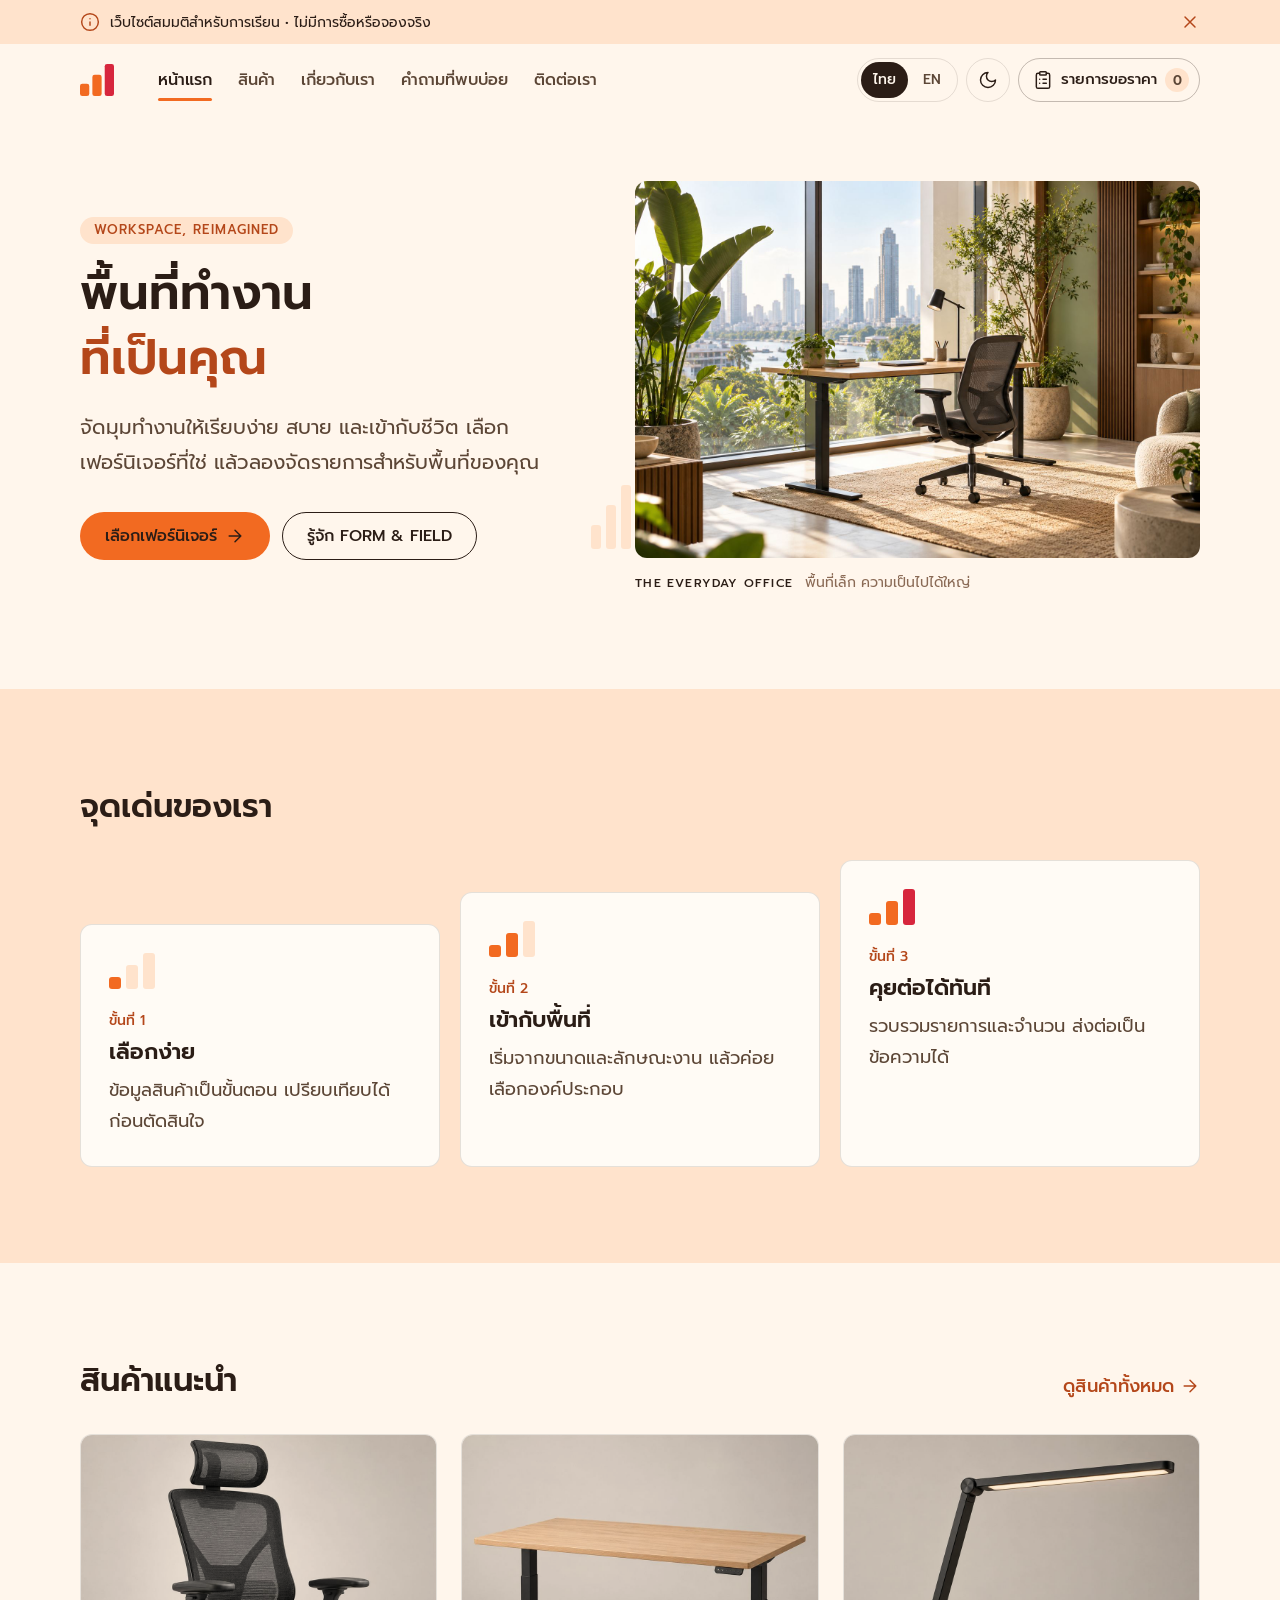
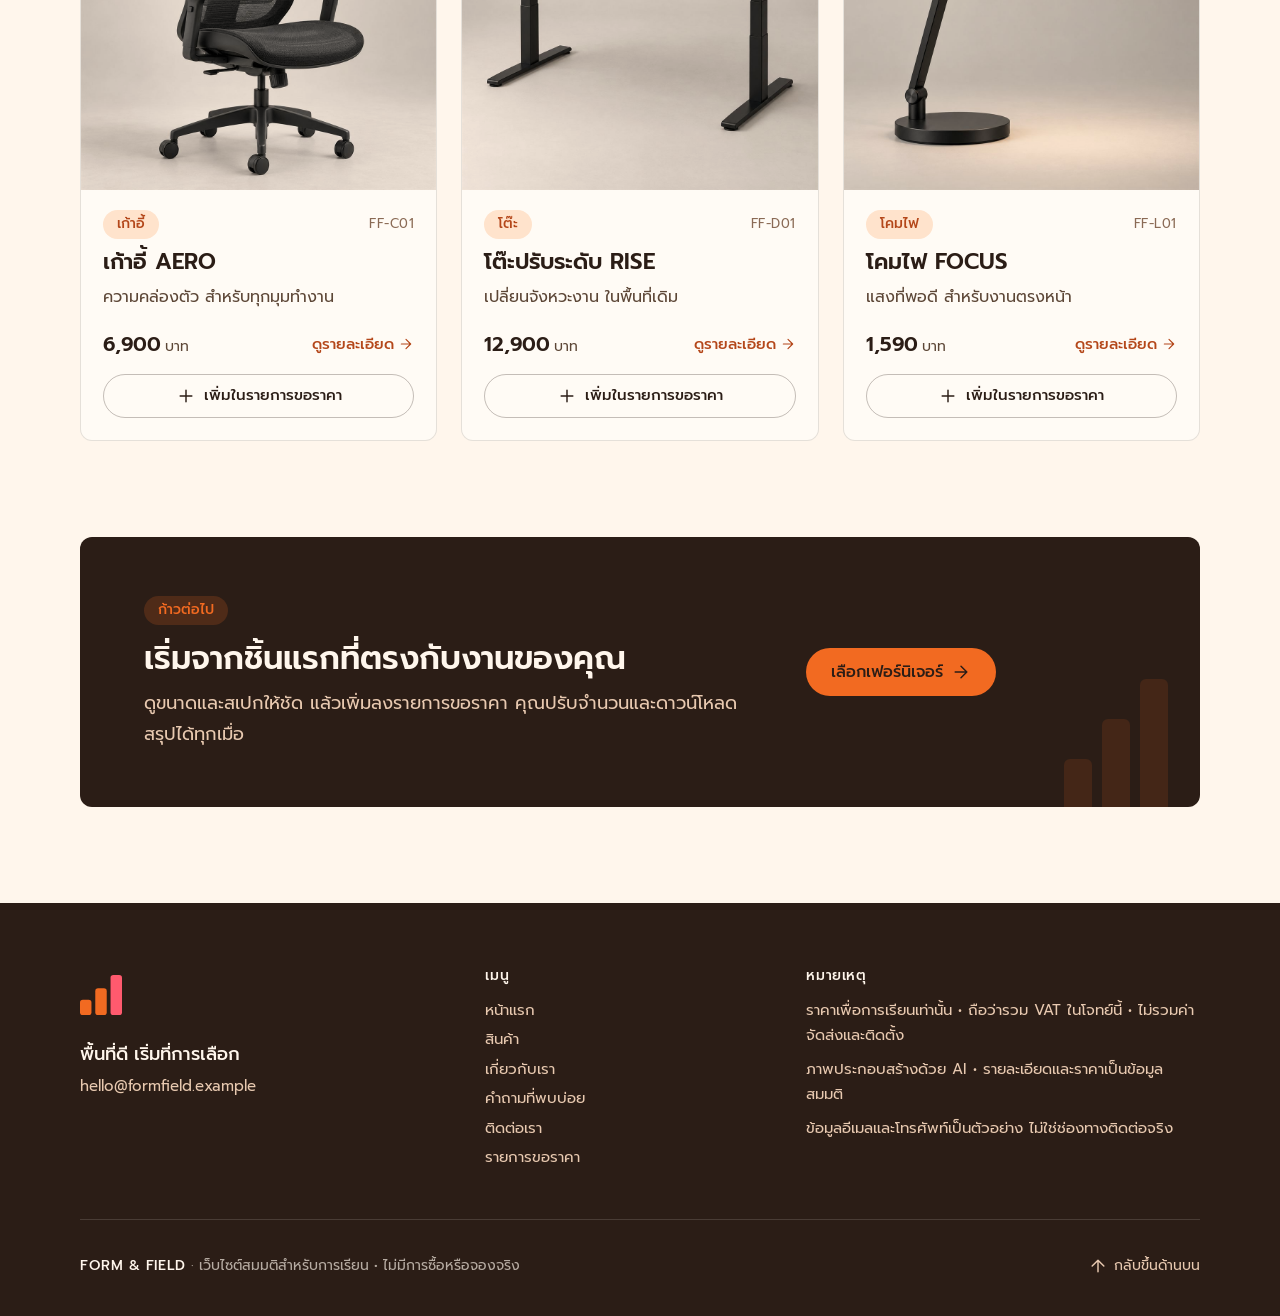
<file: index.html>
<!doctype html>
<html lang="th">
<head>
  <meta charset="utf-8">
  <meta name="viewport" content="width=device-width, initial-scale=1">
  <title>FORM &amp; FIELD</title>
  <!-- The site lives in website/; this page forwards visitors there (GitHub Pages root and local use) -->
  <meta http-equiv="refresh" content="0; url=website/index.html">
  <link rel="canonical" href="website/index.html">
  <link rel="icon" href="website/img/favicon.svg" type="image/svg+xml">
  <script>location.replace('website/index.html' + location.search + location.hash);</script>
  <style>
    body { margin: 0; min-height: 100vh; display: grid; place-items: center; background: #FFF6EC; color: #5C4636;
           font-family: 'Prompt', 'Leelawadee UI', 'Noto Sans Thai', sans-serif; font-size: 18px; line-height: 1.75; }
    a { color: #B4471A; }
  </style>
</head>
<body>
  <p>กำลังพาไปที่เว็บไซต์… ถ้าไม่ไปเอง <a href="website/index.html">คลิกที่นี่</a></p>
</body>
</html>
</file>
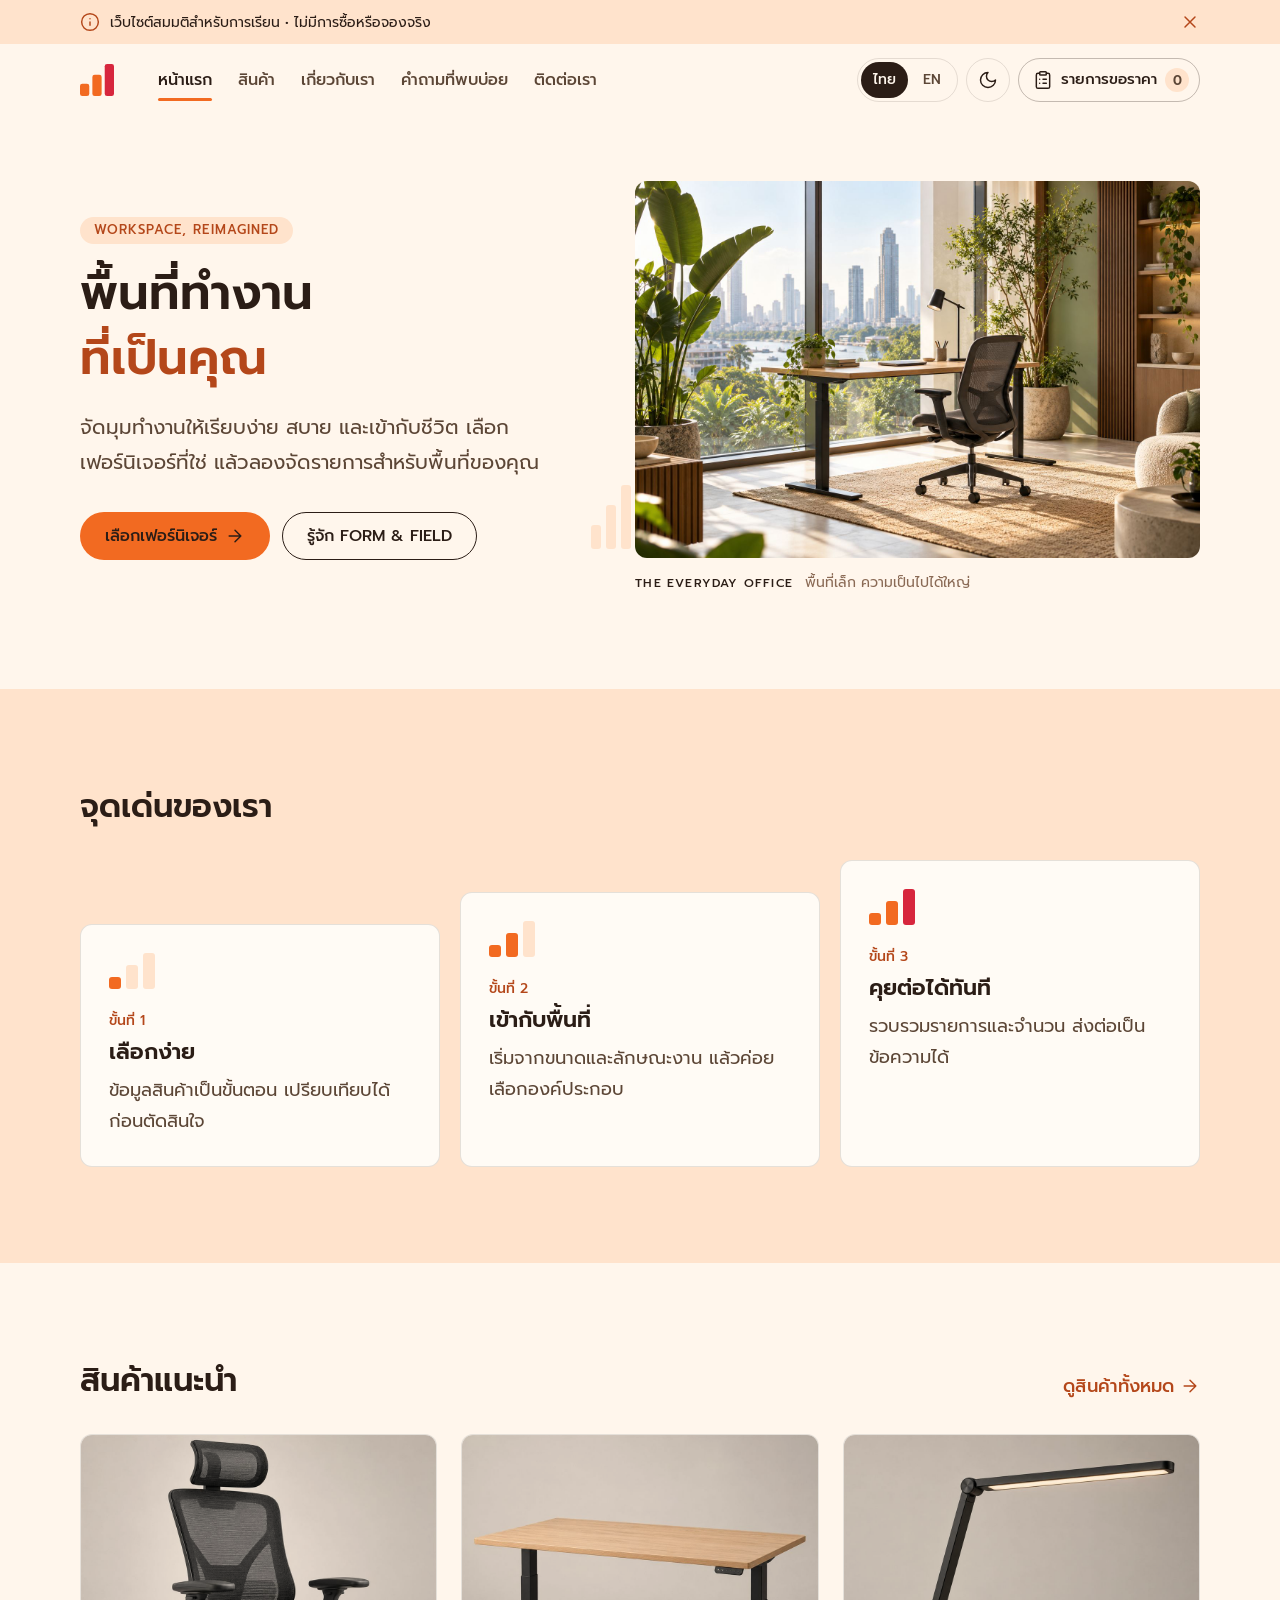
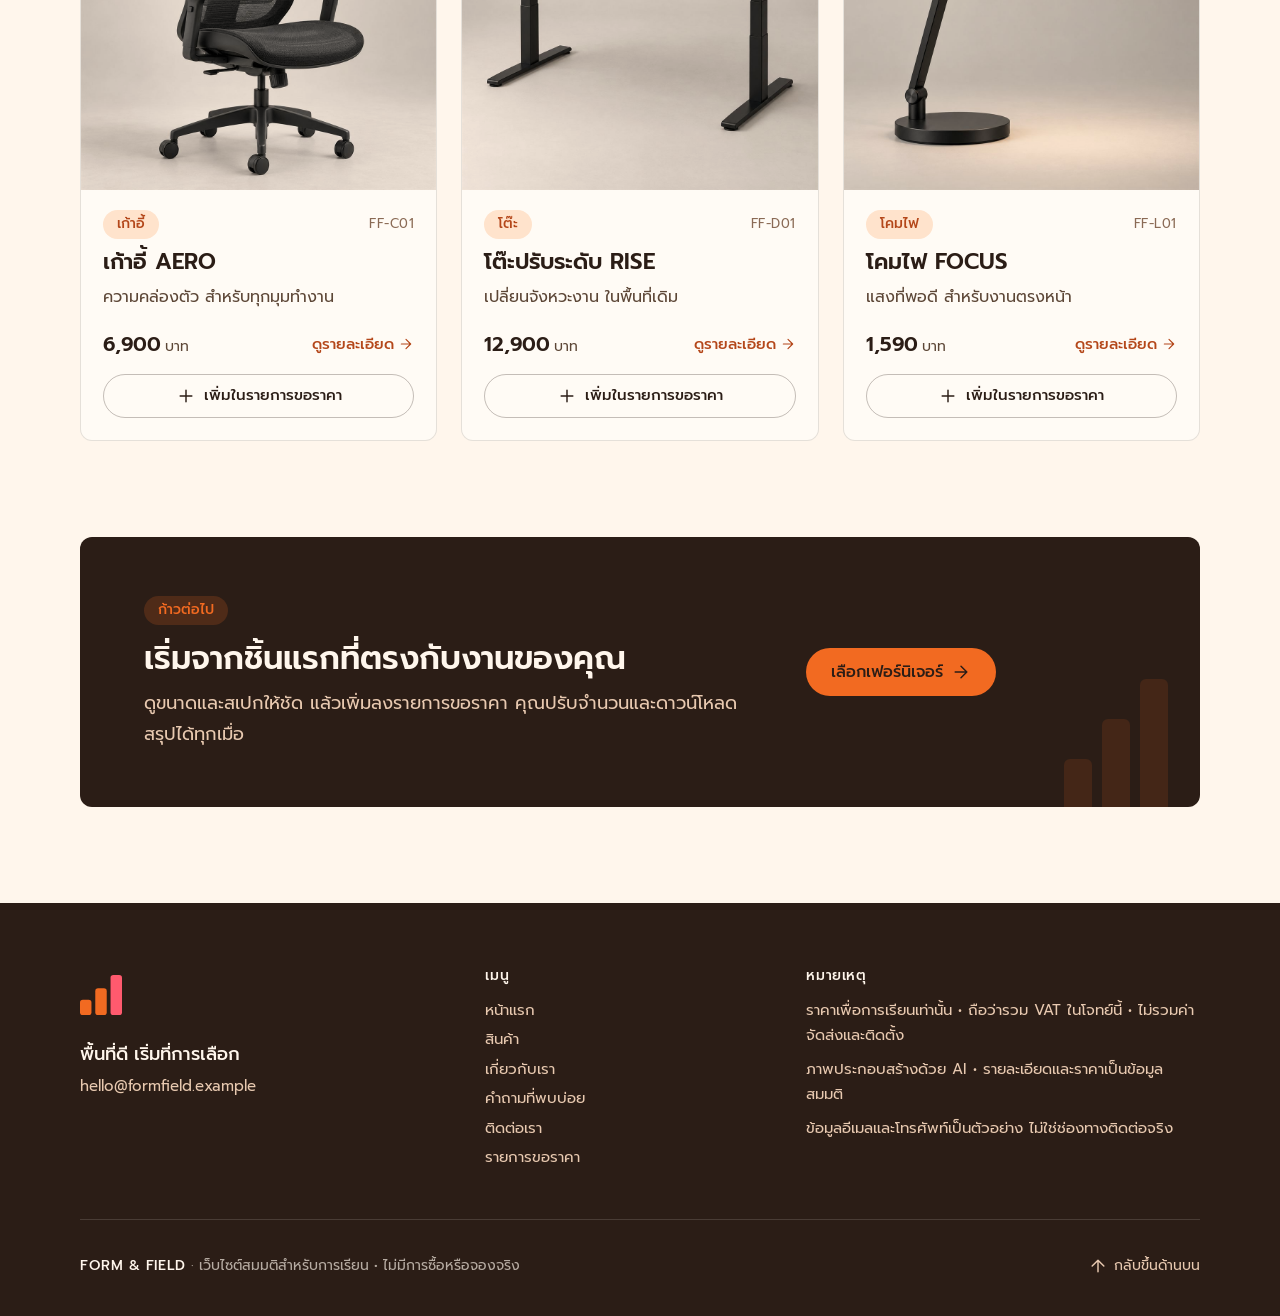
<file: website/index.html>
<!doctype html>
<html lang="th">
<head>
  <meta charset="utf-8">
  <meta name="viewport" content="width=device-width, initial-scale=1">
  <title>FORM &amp; FIELD — เฟอร์นิเจอร์สำหรับพื้นที่ทำงาน | เว็บไซต์ตัวอย่าง</title>
  <meta name="description" content="เว็บไซต์ตัวอย่างบริษัทเฟอร์นิเจอร์สำนักงาน พร้อมแคตตาล็อกและรายการขอราคา">
  <meta name="theme-color" content="#FFF6EC">
  <link rel="icon" href="img/favicon.svg" type="image/svg+xml">
  <link rel="preconnect" href="https://fonts.googleapis.com">
  <link rel="preconnect" href="https://fonts.gstatic.com" crossorigin>
  <link rel="stylesheet" href="https://fonts.googleapis.com/css2?family=Prompt:wght@300;400;500;600&display=swap">
  <link rel="stylesheet" href="css/style.css">
  <script>(function(){var d=document.documentElement;try{var l=localStorage.getItem('ff-lang'),t=localStorage.getItem('ff-theme');if(t==='dark'||t==='light')d.setAttribute('data-theme',t);if(l==='en'){d.lang='en';d.classList.add('i18n-pending');setTimeout(function(){d.classList.remove('i18n-pending')},1500);}}catch(e){}})();</script>
  <script src="js/data.js" defer></script>
  <script src="js/app.js" defer></script>
</head>
<body id="top" data-page="home">
  <a class="skip-link" href="#main" data-i18n="skip">ข้ามไปเนื้อหา</a>
  <div id="site-notice"></div>
  <header id="site-header" class="site-header"></header>

  <main id="main" tabindex="-1">
    <section class="hero">
      <div class="container hero__grid">
        <div>
          <span class="tag tag--label" data-i18n="home.eyebrow">WORKSPACE, REIMAGINED</span>
          <h1 class="h1" data-i18n="home.h1">พื้นที่ทำงาน<br><span class="hl">ที่เป็นคุณ</span></h1>
          <p class="lead" data-i18n="home.lead">จัดมุมทำงานให้เรียบง่าย สบาย และเข้ากับชีวิต เลือกเฟอร์นิเจอร์ที่ใช่ แล้วลองจัดรายการสำหรับพื้นที่ของคุณ</p>
          <div class="hero__ctas">
            <a class="btn btn--primary" href="products.html"><span data-i18n="home.cta1">เลือกเฟอร์นิเจอร์</span><svg class="icon" aria-hidden="true"><use href="#i-arrow-right"></use></svg></a>
            <a class="btn btn--secondary" href="about.html"><span data-i18n="home.cta2">รู้จัก FORM &amp; FIELD</span></a>
          </div>
        </div>
        <figure class="hero__media">
          <div class="stair-deco" aria-hidden="true"><span></span><span></span><span></span></div>
          <img src="img/hero.jpg" width="1536" height="1024" fetchpriority="high"
               alt="ภาพ AI มุมทำงานโปร่ง มีโต๊ะไม้และเก้าอี้สีดำ" data-i18n-attr="alt:home.alt">
          <figcaption>
            <span class="caption-label" data-i18n="home.capLabel">THE EVERYDAY OFFICE</span>
            <span data-i18n="home.capText">พื้นที่เล็ก ความเป็นไปได้ใหญ่</span>
          </figcaption>
        </figure>
      </div>
    </section>

    <section class="section section--alt" aria-labelledby="values-title">
      <div class="container">
        <div class="section-head">
          <h2 class="h2" id="values-title" data-i18n="home.values">จุดเด่นของเรา</h2>
        </div>
        <ol class="steps steps--rise">
          <li class="step">
            <div class="step-bars" aria-hidden="true"><span></span><span></span><span></span></div>
            <p class="step__num" data-i18n="step.1">ขั้นที่ 1</p>
            <h3 class="h3" data-i18n="values.1.t">เลือกง่าย</h3>
            <p data-i18n="values.1.d">ข้อมูลสินค้าเป็นขั้นตอน เปรียบเทียบได้ก่อนตัดสินใจ</p>
          </li>
          <li class="step">
            <div class="step-bars" aria-hidden="true"><span></span><span></span><span></span></div>
            <p class="step__num" data-i18n="step.2">ขั้นที่ 2</p>
            <h3 class="h3" data-i18n="values.2.t">เข้ากับพื้นที่</h3>
            <p data-i18n="values.2.d">เริ่มจากขนาดและลักษณะงาน แล้วค่อยเลือกองค์ประกอบ</p>
          </li>
          <li class="step">
            <div class="step-bars" aria-hidden="true"><span></span><span></span><span></span></div>
            <p class="step__num" data-i18n="step.3">ขั้นที่ 3</p>
            <h3 class="h3" data-i18n="values.3.t">คุยต่อได้ทันที</h3>
            <p data-i18n="values.3.d">รวบรวมรายการและจำนวน ส่งต่อเป็นข้อความได้</p>
          </li>
        </ol>
      </div>
    </section>

    <section class="section" aria-labelledby="featured-title">
      <div class="container">
        <div class="section-head">
          <h2 class="h2" id="featured-title" data-i18n="home.featured">สินค้าแนะนำ</h2>
          <a class="text-link" href="products.html"><span data-i18n="home.all">ดูสินค้าทั้งหมด</span><svg class="icon" aria-hidden="true"><use href="#i-arrow-right"></use></svg></a>
        </div>
        <div class="grid-products" id="featured"></div>
      </div>
    </section>

    <section class="section section--tight-top" aria-labelledby="next-title">
      <div class="container">
        <div class="next">
          <div class="next__body">
            <span class="tag" data-i18n="next.tag">ก้าวต่อไป</span>
            <h2 class="h2" id="next-title" data-i18n="home.next.title">เริ่มจากชิ้นแรกที่ตรงกับงานของคุณ</h2>
            <p data-i18n="home.next.text">ดูขนาดและสเปกให้ชัด แล้วเพิ่มลงรายการขอราคา คุณปรับจำนวนและดาวน์โหลดสรุปได้ทุกเมื่อ</p>
          </div>
          <a class="btn btn--primary next__cta" href="products.html"><span data-i18n="home.next.cta">เลือกเฟอร์นิเจอร์</span><svg class="icon" aria-hidden="true"><use href="#i-arrow-right"></use></svg></a>
          <div class="stair-deco" aria-hidden="true"><span></span><span></span><span></span></div>
        </div>
      </div>
    </section>
  </main>

  <footer id="site-footer" class="site-footer"></footer>
</body>
</html>
</file>
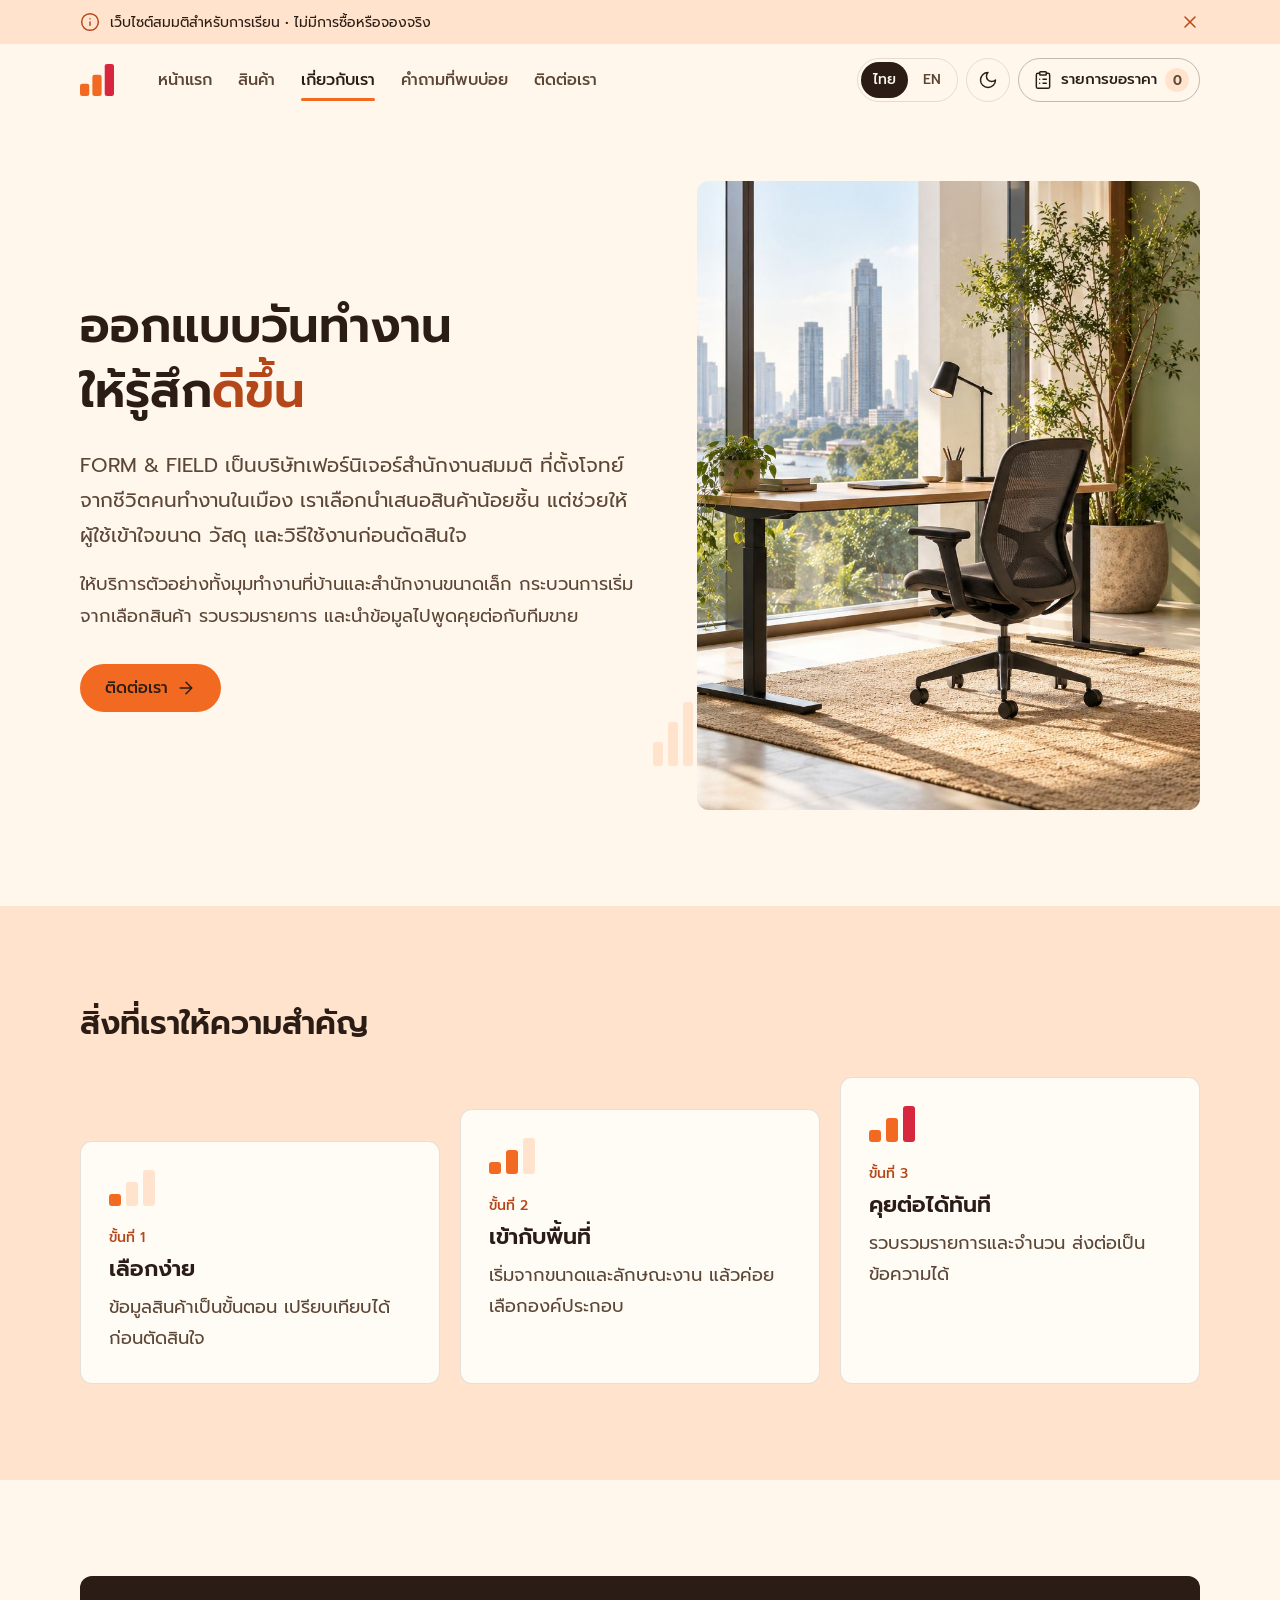
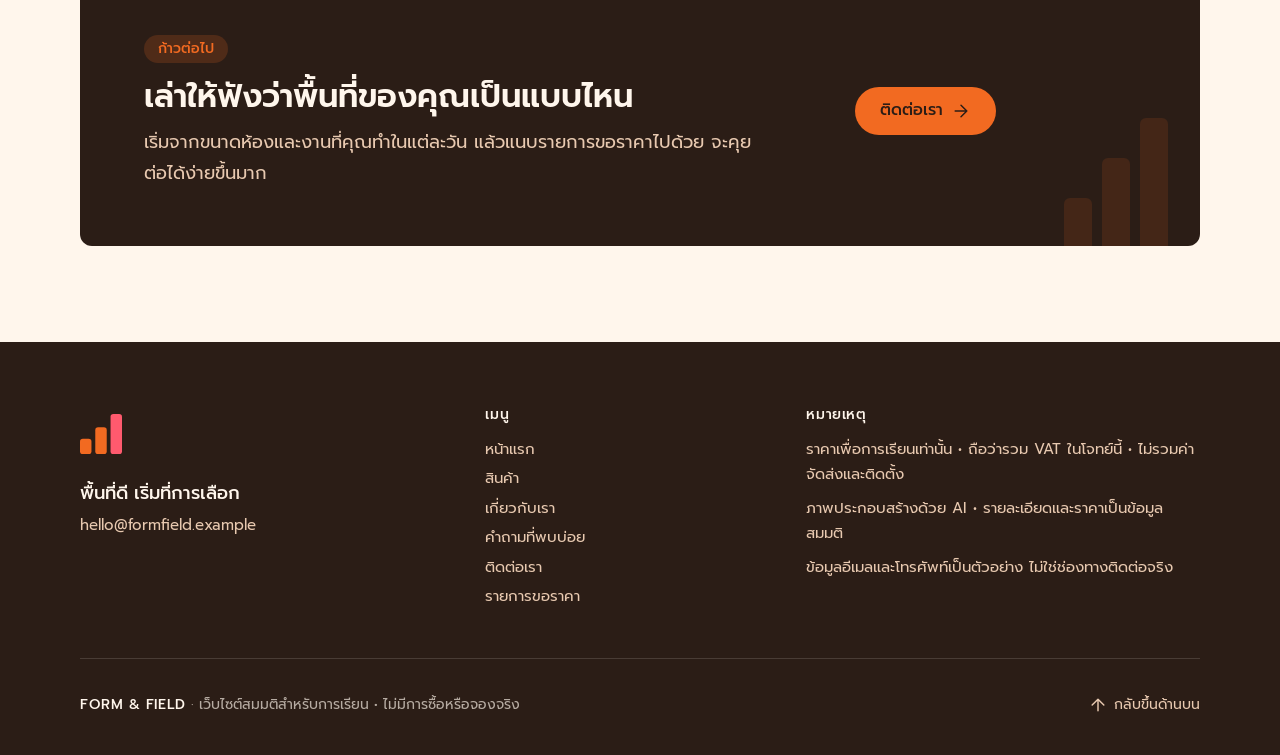
<file: website/about.html>
<!doctype html>
<html lang="th">
<head>
  <meta charset="utf-8">
  <meta name="viewport" content="width=device-width, initial-scale=1">
  <title>เกี่ยวกับเรา — FORM &amp; FIELD</title>
  <meta name="description" content="FORM &amp; FIELD เป็นบริษัทเฟอร์นิเจอร์สำนักงานสมมติ ที่ตั้งโจทย์จากชีวิตคนทำงานในเมือง">
  <meta name="theme-color" content="#FFF6EC">
  <link rel="icon" href="img/favicon.svg" type="image/svg+xml">
  <link rel="preconnect" href="https://fonts.googleapis.com">
  <link rel="preconnect" href="https://fonts.gstatic.com" crossorigin>
  <link rel="stylesheet" href="https://fonts.googleapis.com/css2?family=Prompt:wght@300;400;500;600&display=swap">
  <link rel="stylesheet" href="css/style.css">
  <script>(function(){var d=document.documentElement;try{var l=localStorage.getItem('ff-lang'),t=localStorage.getItem('ff-theme');if(t==='dark'||t==='light')d.setAttribute('data-theme',t);if(l==='en'){d.lang='en';d.classList.add('i18n-pending');setTimeout(function(){d.classList.remove('i18n-pending')},1500);}}catch(e){}})();</script>
  <script src="js/data.js" defer></script>
  <script src="js/app.js" defer></script>
</head>
<body id="top" data-page="about">
  <a class="skip-link" href="#main" data-i18n="skip">ข้ามไปเนื้อหา</a>
  <div id="site-notice"></div>
  <header id="site-header" class="site-header"></header>

  <main id="main" tabindex="-1">
    <section class="hero">
      <div class="container hero__grid hero__grid--about">
        <div class="about-copy">
          <h1 class="h1" data-i18n="about.h1">ออกแบบวันทำงาน<br>ให้รู้สึก<span class="hl">ดีขึ้น</span></h1>
          <p class="lead" style="margin-top:24px" data-i18n="about.p1">FORM &amp; FIELD เป็นบริษัทเฟอร์นิเจอร์สำนักงานสมมติ ที่ตั้งโจทย์จากชีวิตคนทำงานในเมือง เราเลือกนำเสนอสินค้าน้อยชิ้น แต่ช่วยให้ผู้ใช้เข้าใจขนาด วัสดุ และวิธีใช้งานก่อนตัดสินใจ</p>
          <p data-i18n="about.p2">ให้บริการตัวอย่างทั้งมุมทำงานที่บ้านและสำนักงานขนาดเล็ก กระบวนการเริ่มจากเลือกสินค้า รวบรวมรายการ และนำข้อมูลไปพูดคุยต่อกับทีมขาย</p>
          <div class="hero__ctas">
            <a class="btn btn--primary" href="contact.html"><span data-i18n="about.cta">ติดต่อเรา</span><svg class="icon" aria-hidden="true"><use href="#i-arrow-right"></use></svg></a>
          </div>
        </div>
        <figure class="hero__media hero__media--tall">
          <div class="stair-deco" aria-hidden="true"><span></span><span></span><span></span></div>
          <img src="img/hero.jpg" width="1536" height="1024" fetchpriority="high"
               alt="ภาพ AI มุมทำงานโปร่ง มีโต๊ะไม้และเก้าอี้สีดำ" data-i18n-attr="alt:about.alt">
        </figure>
      </div>
    </section>

    <section class="section section--alt" aria-labelledby="values-title">
      <div class="container">
        <div class="section-head">
          <h2 class="h2" id="values-title" data-i18n="about.values">สิ่งที่เราให้ความสำคัญ</h2>
        </div>
        <ol class="steps steps--rise">
          <li class="step">
            <div class="step-bars" aria-hidden="true"><span></span><span></span><span></span></div>
            <p class="step__num" data-i18n="step.1">ขั้นที่ 1</p>
            <h3 class="h3" data-i18n="values.1.t">เลือกง่าย</h3>
            <p data-i18n="values.1.d">ข้อมูลสินค้าเป็นขั้นตอน เปรียบเทียบได้ก่อนตัดสินใจ</p>
          </li>
          <li class="step">
            <div class="step-bars" aria-hidden="true"><span></span><span></span><span></span></div>
            <p class="step__num" data-i18n="step.2">ขั้นที่ 2</p>
            <h3 class="h3" data-i18n="values.2.t">เข้ากับพื้นที่</h3>
            <p data-i18n="values.2.d">เริ่มจากขนาดและลักษณะงาน แล้วค่อยเลือกองค์ประกอบ</p>
          </li>
          <li class="step">
            <div class="step-bars" aria-hidden="true"><span></span><span></span><span></span></div>
            <p class="step__num" data-i18n="step.3">ขั้นที่ 3</p>
            <h3 class="h3" data-i18n="values.3.t">คุยต่อได้ทันที</h3>
            <p data-i18n="values.3.d">รวบรวมรายการและจำนวน ส่งต่อเป็นข้อความได้</p>
          </li>
        </ol>
      </div>
    </section>

    <section class="section" aria-labelledby="next-title">
      <div class="container">
        <div class="next">
          <div class="next__body">
            <span class="tag" data-i18n="next.tag">ก้าวต่อไป</span>
            <h2 class="h2" id="next-title" data-i18n="about.next.title">เล่าให้ฟังว่าพื้นที่ของคุณเป็นแบบไหน</h2>
            <p data-i18n="about.next.text">เริ่มจากขนาดห้องและงานที่คุณทำในแต่ละวัน แล้วแนบรายการขอราคาไปด้วย จะคุยต่อได้ง่ายขึ้นมาก</p>
          </div>
          <a class="btn btn--primary next__cta" href="contact.html"><span data-i18n="about.next.cta">ติดต่อเรา</span><svg class="icon" aria-hidden="true"><use href="#i-arrow-right"></use></svg></a>
          <div class="stair-deco" aria-hidden="true"><span></span><span></span><span></span></div>
        </div>
      </div>
    </section>
  </main>

  <footer id="site-footer" class="site-footer"></footer>
</body>
</html>
</file>
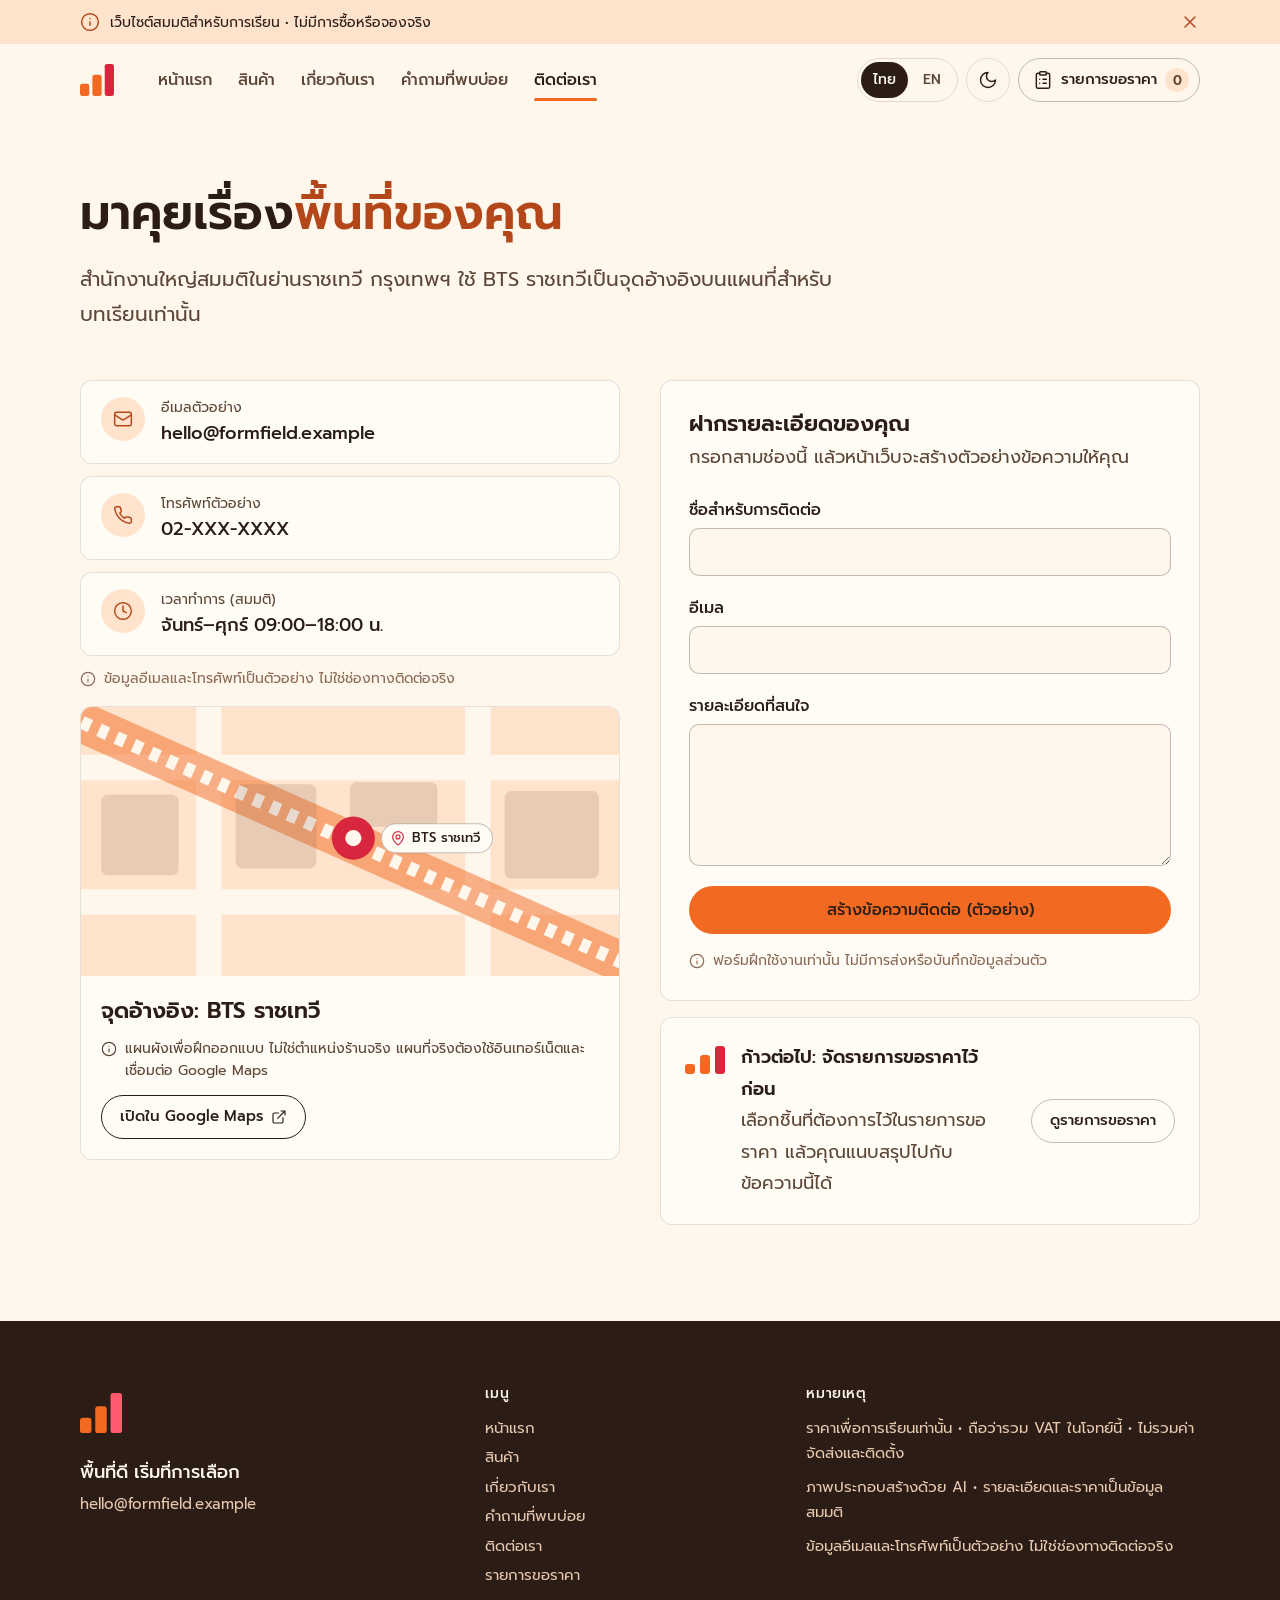
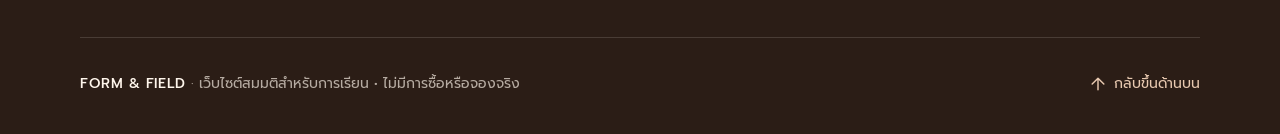
<file: website/contact.html>
<!doctype html>
<html lang="th">
<head>
  <meta charset="utf-8">
  <meta name="viewport" content="width=device-width, initial-scale=1">
  <title>ติดต่อเรา — FORM &amp; FIELD</title>
  <meta name="description" content="มาคุยเรื่องพื้นที่ของคุณ สำนักงานใหญ่สมมติในย่านราชเทวี กรุงเทพฯ">
  <meta name="theme-color" content="#FFF6EC">
  <link rel="icon" href="img/favicon.svg" type="image/svg+xml">
  <link rel="preconnect" href="https://fonts.googleapis.com">
  <link rel="preconnect" href="https://fonts.gstatic.com" crossorigin>
  <link rel="stylesheet" href="https://fonts.googleapis.com/css2?family=Prompt:wght@300;400;500;600&display=swap">
  <link rel="stylesheet" href="css/style.css">
  <script>(function(){var d=document.documentElement;try{var l=localStorage.getItem('ff-lang'),t=localStorage.getItem('ff-theme');if(t==='dark'||t==='light')d.setAttribute('data-theme',t);if(l==='en'){d.lang='en';d.classList.add('i18n-pending');setTimeout(function(){d.classList.remove('i18n-pending')},1500);}}catch(e){}})();</script>
  <script src="js/data.js" defer></script>
  <script src="js/app.js" defer></script>
</head>
<body id="top" data-page="contact">
  <a class="skip-link" href="#main" data-i18n="skip">ข้ามไปเนื้อหา</a>
  <div id="site-notice"></div>
  <header id="site-header" class="site-header"></header>

  <main id="main" tabindex="-1">
    <section class="page-head">
      <div class="container">
        <h1 class="h1" data-i18n="contact.h1">มาคุยเรื่อง<span class="hl">พื้นที่ของคุณ</span></h1>
        <p class="lead" data-i18n="contact.lead">สำนักงานใหญ่สมมติในย่านราชเทวี กรุงเทพฯ ใช้ BTS ราชเทวีเป็นจุดอ้างอิงบนแผนที่สำหรับบทเรียนเท่านั้น</p>
      </div>
    </section>

    <section class="section section--tight-top">
      <div class="container contact-grid">
        <div>
          <h2 class="visually-hidden" data-i18n="contact.infoTitle">ช่องทางติดต่อ</h2>
          <div class="info-list">
            <div class="info-card">
              <span class="info-card__icon"><svg class="icon" aria-hidden="true"><use href="#i-mail"></use></svg></span>
              <div><p class="info-card__label" data-i18n="contact.email">อีเมลตัวอย่าง</p><p class="info-card__value">hello@formfield.example</p></div>
            </div>
            <div class="info-card">
              <span class="info-card__icon"><svg class="icon" aria-hidden="true"><use href="#i-phone"></use></svg></span>
              <div><p class="info-card__label" data-i18n="contact.phone">โทรศัพท์ตัวอย่าง</p><p class="info-card__value">02-XXX-XXXX</p></div>
            </div>
            <div class="info-card">
              <span class="info-card__icon"><svg class="icon" aria-hidden="true"><use href="#i-clock"></use></svg></span>
              <div><p class="info-card__label" data-i18n="contact.hours">เวลาทำการ (สมมติ)</p><p class="info-card__value" data-i18n="contact.hoursVal">จันทร์–ศุกร์ 09:00–18:00 น.</p></div>
            </div>
          </div>
          <p class="note" style="margin-top:12px"><svg class="icon" aria-hidden="true"><use href="#i-info"></use></svg><span data-i18n="note.contact">ข้อมูลอีเมลและโทรศัพท์เป็นตัวอย่าง ไม่ใช่ช่องทางติดต่อจริง</span></p>

          <div class="map-card">
            <div class="map">
              <svg viewBox="0 0 800 400" role="img" aria-labelledby="map-svg-title" xmlns="http://www.w3.org/2000/svg">
                <title id="map-svg-title" data-i18n="map.svg">แผนผังตัวอย่าง มี BTS ราชเทวีเป็นจุดอ้างอิง</title>
                <rect class="m-bg" width="800" height="400"/>
                <path class="m-road" d="M0 90H800M0 290H800M190 0V400M590 0V400" stroke-width="38"/>
                <path class="m-rail" d="M-50 0L850 400" stroke-width="60"/>
                <path class="m-road" d="M-50 0L850 400" stroke-width="20" stroke-dasharray="14 14"/>
                <g class="m-block">
                  <rect x="230" y="115" width="120" height="125" rx="10"/>
                  <rect x="400" y="112" width="130" height="66" rx="10"/>
                  <rect x="30" y="130" width="115" height="120" rx="10"/>
                  <rect x="630" y="125" width="140" height="130" rx="10"/>
                </g>
                <circle class="m-pin" cx="405" cy="195" r="32"/>
                <circle class="m-pin-c" cx="405" cy="195" r="12"/>
              </svg>
              <span class="map__label" aria-hidden="true"><svg class="icon" aria-hidden="true"><use href="#i-map-pin"></use></svg><span data-i18n="map.pin">BTS ราชเทวี</span></span>
            </div>
            <div class="map-card__body">
              <h2 class="h3" data-i18n="map.ref">จุดอ้างอิง: BTS ราชเทวี</h2>
              <p class="note" style="color:var(--text-body)"><svg class="icon" aria-hidden="true"><use href="#i-info"></use></svg><span data-i18n="map.note">แผนผังเพื่อฝึกออกแบบ ไม่ใช่ตำแหน่งร้านจริง แผนที่จริงต้องใช้อินเทอร์เน็ตและเชื่อมต่อ Google Maps</span></p>
              <a class="btn btn--secondary btn--sm" href="https://www.google.com/maps/search/?api=1&amp;query=BTS%20Ratchathewi%20Bangkok" target="_blank" rel="noopener noreferrer">
                <span data-i18n="map.open">เปิดใน Google Maps</span><svg class="icon icon--sm" aria-hidden="true"><use href="#i-external"></use></svg>
              </a>
            </div>
          </div>
        </div>

        <div>
          <div class="form-card">
            <h2 data-i18n="form.title">ฝากรายละเอียดของคุณ</h2>
            <p data-i18n="form.intro">กรอกสามช่องนี้ แล้วหน้าเว็บจะสร้างตัวอย่างข้อความให้คุณ</p>
            <form class="form" id="contact-form" novalidate>
              <div class="field">
                <label for="f-name" data-i18n="form.name">ชื่อสำหรับการติดต่อ</label>
                <input class="input" id="f-name" name="name" type="text" autocomplete="name" required aria-describedby="f-name-error">
                <p class="field__error" id="f-name-error"></p>
              </div>
              <div class="field">
                <label for="f-email" data-i18n="form.email">อีเมล</label>
                <input class="input" id="f-email" name="email" type="email" autocomplete="email" inputmode="email" required aria-describedby="f-email-error">
                <p class="field__error" id="f-email-error"></p>
              </div>
              <div class="field">
                <label for="f-msg" data-i18n="form.msg">รายละเอียดที่สนใจ</label>
                <textarea class="input" id="f-msg" name="message" rows="5" required aria-describedby="f-msg-error"></textarea>
                <p class="field__error" id="f-msg-error"></p>
              </div>
              <label class="check" id="f-attach-wrap" hidden>
                <input type="checkbox" id="f-attach" checked>
                <span id="f-attach-label"></span>
              </label>
              <button type="submit" class="btn btn--primary btn--block"><span data-i18n="form.submit">สร้างข้อความติดต่อ (ตัวอย่าง)</span></button>
              <p class="note form-note"><svg class="icon" aria-hidden="true"><use href="#i-info"></use></svg><span data-i18n="form.note">ฟอร์มฝึกใช้งานเท่านั้น ไม่มีการส่งหรือบันทึกข้อมูลส่วนตัว</span></p>
            </form>

            <div class="success" id="f-success" tabindex="-1" hidden>
              <p class="success__title"><svg class="icon" aria-hidden="true"><use href="#i-check"></use></svg><span data-i18n="form.success">ตรวจรูปแบบข้อมูลแล้ว — นี่คือตัวอย่างข้อความ ยังไม่ได้ส่ง</span></p>
              <pre class="msg-preview" id="f-preview" tabindex="0"></pre>
              <div class="success__actions">
                <button type="button" class="btn btn--secondary btn--sm" id="f-copy"><svg class="icon" aria-hidden="true"><use href="#i-copy"></use></svg><span data-i18n="form.copy">คัดลอกข้อความ</span></button>
                <button type="button" class="btn btn--outline btn--sm" id="f-edit"><svg class="icon" aria-hidden="true"><use href="#i-pencil"></use></svg><span data-i18n="form.edit">แก้ไขข้อมูล</span></button>
              </div>
            </div>
          </div>

          <div class="next-inline" id="contact-next" style="margin-top:16px">
            <div class="next-inline__body">
              <div class="step-bars" aria-hidden="true"><span></span><span></span><span></span></div>
              <div>
                <p class="next-inline__title" data-i18n="contact.nextTitle">ก้าวต่อไป: จัดรายการขอราคาไว้ก่อน</p>
                <p data-i18n="contact.nextText">เลือกชิ้นที่ต้องการไว้ในรายการขอราคา แล้วคุณแนบสรุปไปกับข้อความนี้ได้</p>
              </div>
            </div>
            <a class="btn btn--outline btn--sm" href="quote.html"><span data-i18n="contact.nextCta">ดูรายการขอราคา</span></a>
          </div>
        </div>
      </div>
    </section>
  </main>

  <footer id="site-footer" class="site-footer"></footer>
</body>
</html>
</file>
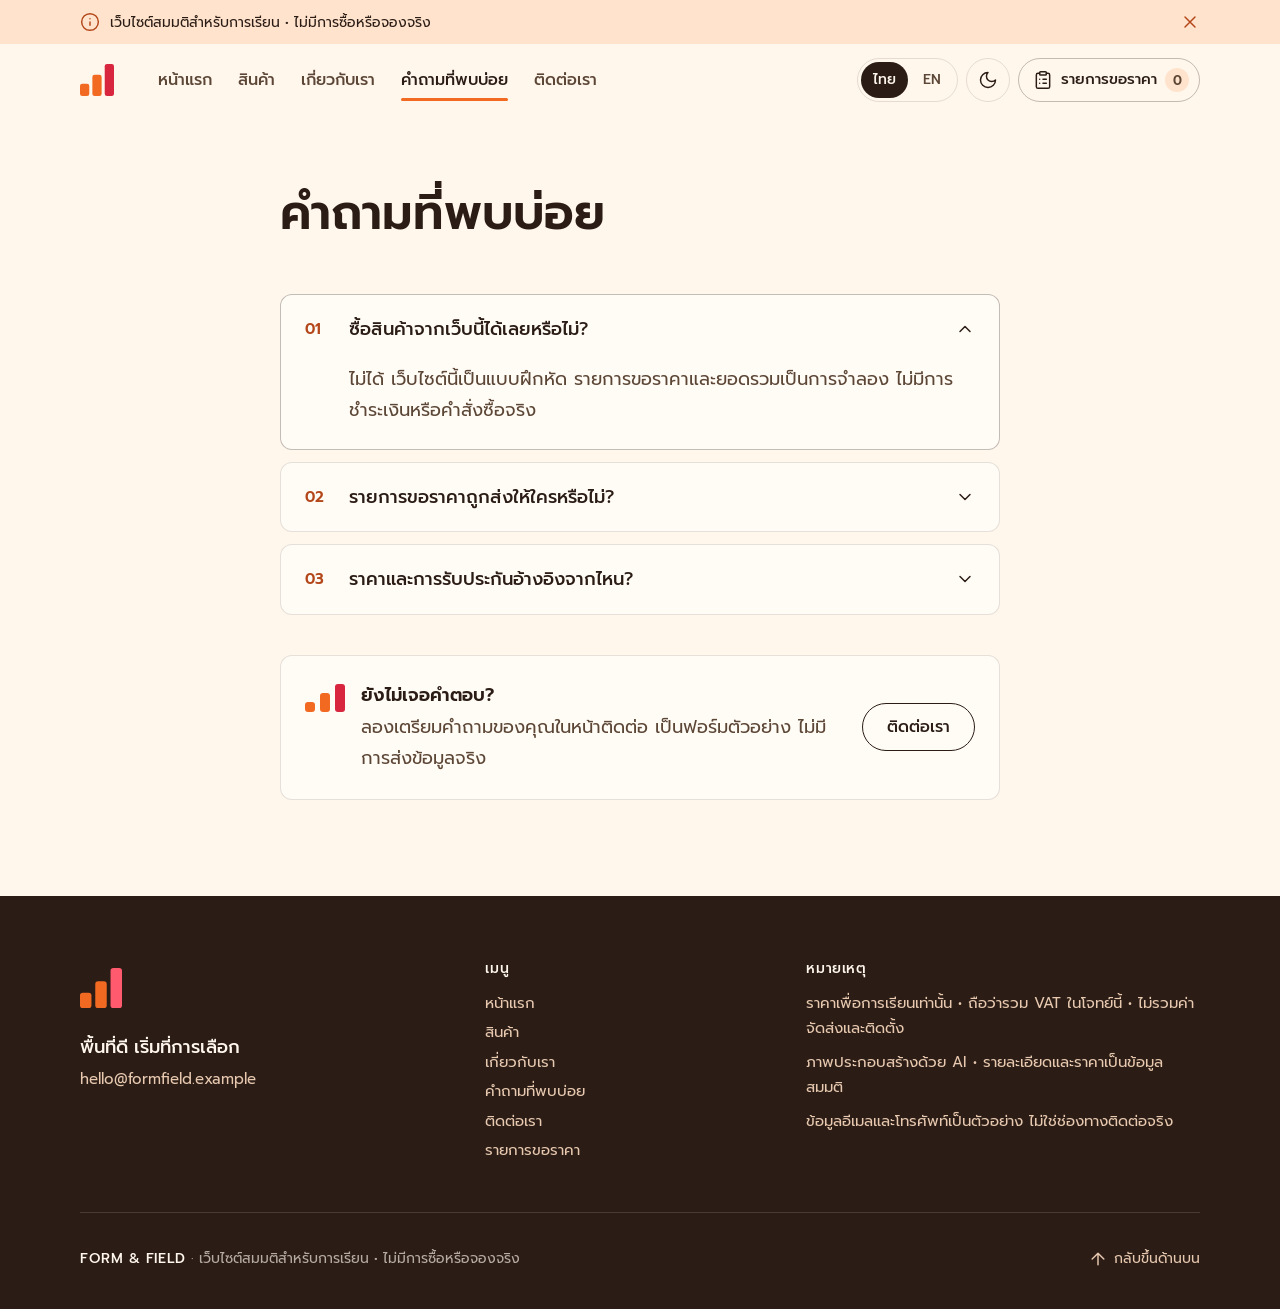
<file: website/faq.html>
<!doctype html>
<html lang="th">
<head>
  <meta charset="utf-8">
  <meta name="viewport" content="width=device-width, initial-scale=1">
  <title>คำถามที่พบบ่อย — FORM &amp; FIELD</title>
  <meta name="description" content="คำตอบเรื่องการสั่งซื้อ รายการขอราคา ราคา และการรับประกันของเว็บไซต์ตัวอย่าง">
  <meta name="theme-color" content="#FFF6EC">
  <link rel="icon" href="img/favicon.svg" type="image/svg+xml">
  <link rel="preconnect" href="https://fonts.googleapis.com">
  <link rel="preconnect" href="https://fonts.gstatic.com" crossorigin>
  <link rel="stylesheet" href="https://fonts.googleapis.com/css2?family=Prompt:wght@300;400;500;600&display=swap">
  <link rel="stylesheet" href="css/style.css">
  <script>(function(){var d=document.documentElement;try{var l=localStorage.getItem('ff-lang'),t=localStorage.getItem('ff-theme');if(t==='dark'||t==='light')d.setAttribute('data-theme',t);if(l==='en'){d.lang='en';d.classList.add('i18n-pending');setTimeout(function(){d.classList.remove('i18n-pending')},1500);}}catch(e){}})();</script>
  <script src="js/data.js" defer></script>
  <script src="js/app.js" defer></script>
</head>
<body id="top" data-page="faq">
  <a class="skip-link" href="#main" data-i18n="skip">ข้ามไปเนื้อหา</a>
  <div id="site-notice"></div>
  <header id="site-header" class="site-header"></header>

  <main id="main" tabindex="-1">
    <section class="page-head">
      <div class="container container--narrow">
        <h1 class="h1" data-i18n="faq.h1">คำถามที่พบบ่อย</h1>
      </div>
    </section>

    <section class="section section--tight-top">
      <div class="container container--narrow">
        <div class="faq">
          <details open>
            <summary>
              <span class="faq__num">01</span>
              <span data-i18n="faq.q1">ซื้อสินค้าจากเว็บนี้ได้เลยหรือไม่?</span>
              <svg class="icon" aria-hidden="true"><use href="#i-chevron-down"></use></svg>
            </summary>
            <p class="faq__a" data-i18n="faq.a1">ไม่ได้ เว็บไซต์นี้เป็นแบบฝึกหัด รายการขอราคาและยอดรวมเป็นการจำลอง ไม่มีการชำระเงินหรือคำสั่งซื้อจริง</p>
          </details>
          <details>
            <summary>
              <span class="faq__num">02</span>
              <span data-i18n="faq.q2">รายการขอราคาถูกส่งให้ใครหรือไม่?</span>
              <svg class="icon" aria-hidden="true"><use href="#i-chevron-down"></use></svg>
            </summary>
            <p class="faq__a" data-i18n="faq.a2">ไม่ถูกส่ง รายการเก็บในเบราว์เซอร์ของเครื่องนี้เท่านั้น คุณดาวน์โหลดสรุปเป็นไฟล์ข้อความได้</p>
          </details>
          <details>
            <summary>
              <span class="faq__num">03</span>
              <span data-i18n="faq.q3">ราคาและการรับประกันอ้างอิงจากไหน?</span>
              <svg class="icon" aria-hidden="true"><use href="#i-chevron-down"></use></svg>
            </summary>
            <p class="faq__a" data-i18n="faq.a3">ราคาและสเปกแต่งขึ้นสำหรับบทเรียน เงื่อนไขตัวอย่าง: สินค้า 1 ปีสำหรับการผลิต ไม่รวมการใช้งานผิดวิธี ไม่มีผลรับประกันจริง</p>
          </details>
        </div>

        <div class="next-inline">
          <div class="next-inline__body">
            <div class="step-bars" aria-hidden="true"><span></span><span></span><span></span></div>
            <div>
              <p class="next-inline__title" data-i18n="faq.nextTitle">ยังไม่เจอคำตอบ?</p>
              <p data-i18n="faq.nextText">ลองเตรียมคำถามของคุณในหน้าติดต่อ เป็นฟอร์มตัวอย่าง ไม่มีการส่งข้อมูลจริง</p>
            </div>
          </div>
          <a class="btn btn--secondary" href="contact.html"><span data-i18n="faq.nextCta">ติดต่อเรา</span></a>
        </div>
      </div>
    </section>
  </main>

  <footer id="site-footer" class="site-footer"></footer>
</body>
</html>
</file>
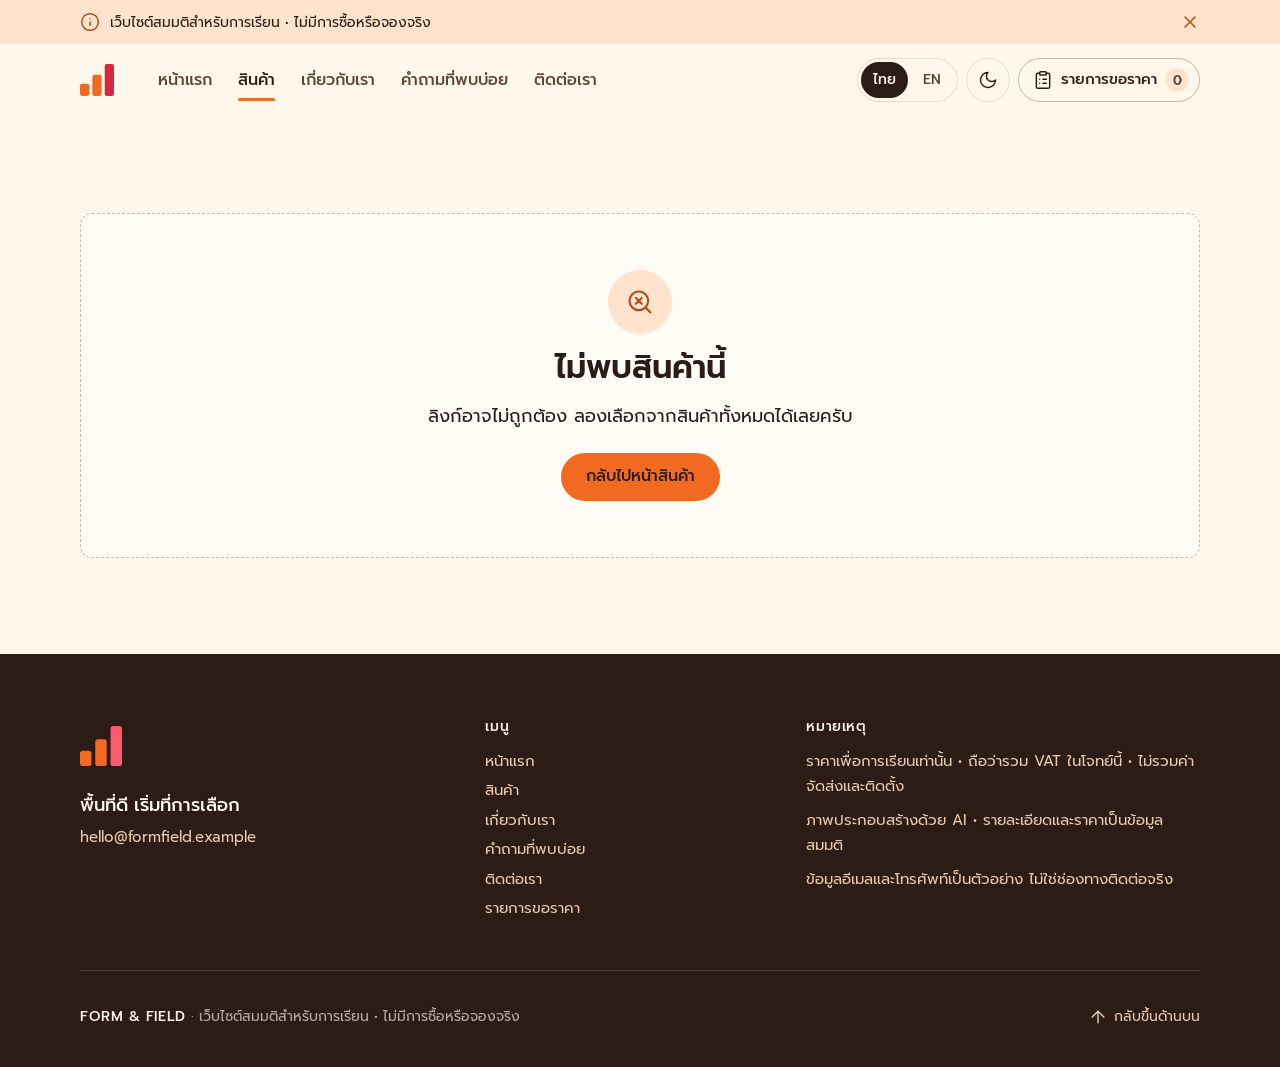
<file: website/product.html>
<!doctype html>
<html lang="th">
<head>
  <meta charset="utf-8">
  <meta name="viewport" content="width=device-width, initial-scale=1">
  <title>สินค้า — FORM &amp; FIELD</title>
  <meta name="description" content="รายละเอียดสินค้า ขนาด วัสดุ และราคา">
  <meta name="theme-color" content="#FFF6EC">
  <link rel="icon" href="img/favicon.svg" type="image/svg+xml">
  <link rel="preconnect" href="https://fonts.googleapis.com">
  <link rel="preconnect" href="https://fonts.gstatic.com" crossorigin>
  <link rel="stylesheet" href="https://fonts.googleapis.com/css2?family=Prompt:wght@300;400;500;600&display=swap">
  <link rel="stylesheet" href="css/style.css">
  <script>(function(){var d=document.documentElement;try{var l=localStorage.getItem('ff-lang'),t=localStorage.getItem('ff-theme');if(t==='dark'||t==='light')d.setAttribute('data-theme',t);if(l==='en'){d.lang='en';d.classList.add('i18n-pending');setTimeout(function(){d.classList.remove('i18n-pending')},1500);}}catch(e){}})();</script>
  <script src="js/data.js" defer></script>
  <script src="js/app.js" defer></script>
</head>
<body id="top" data-page="product">
  <a class="skip-link" href="#main" data-i18n="skip">ข้ามไปเนื้อหา</a>
  <div id="site-notice"></div>
  <header id="site-header" class="site-header"></header>

  <main id="main" tabindex="-1">
    <div id="product-root"></div>
  </main>

  <footer id="site-footer" class="site-footer"></footer>
</body>
</html>
</file>
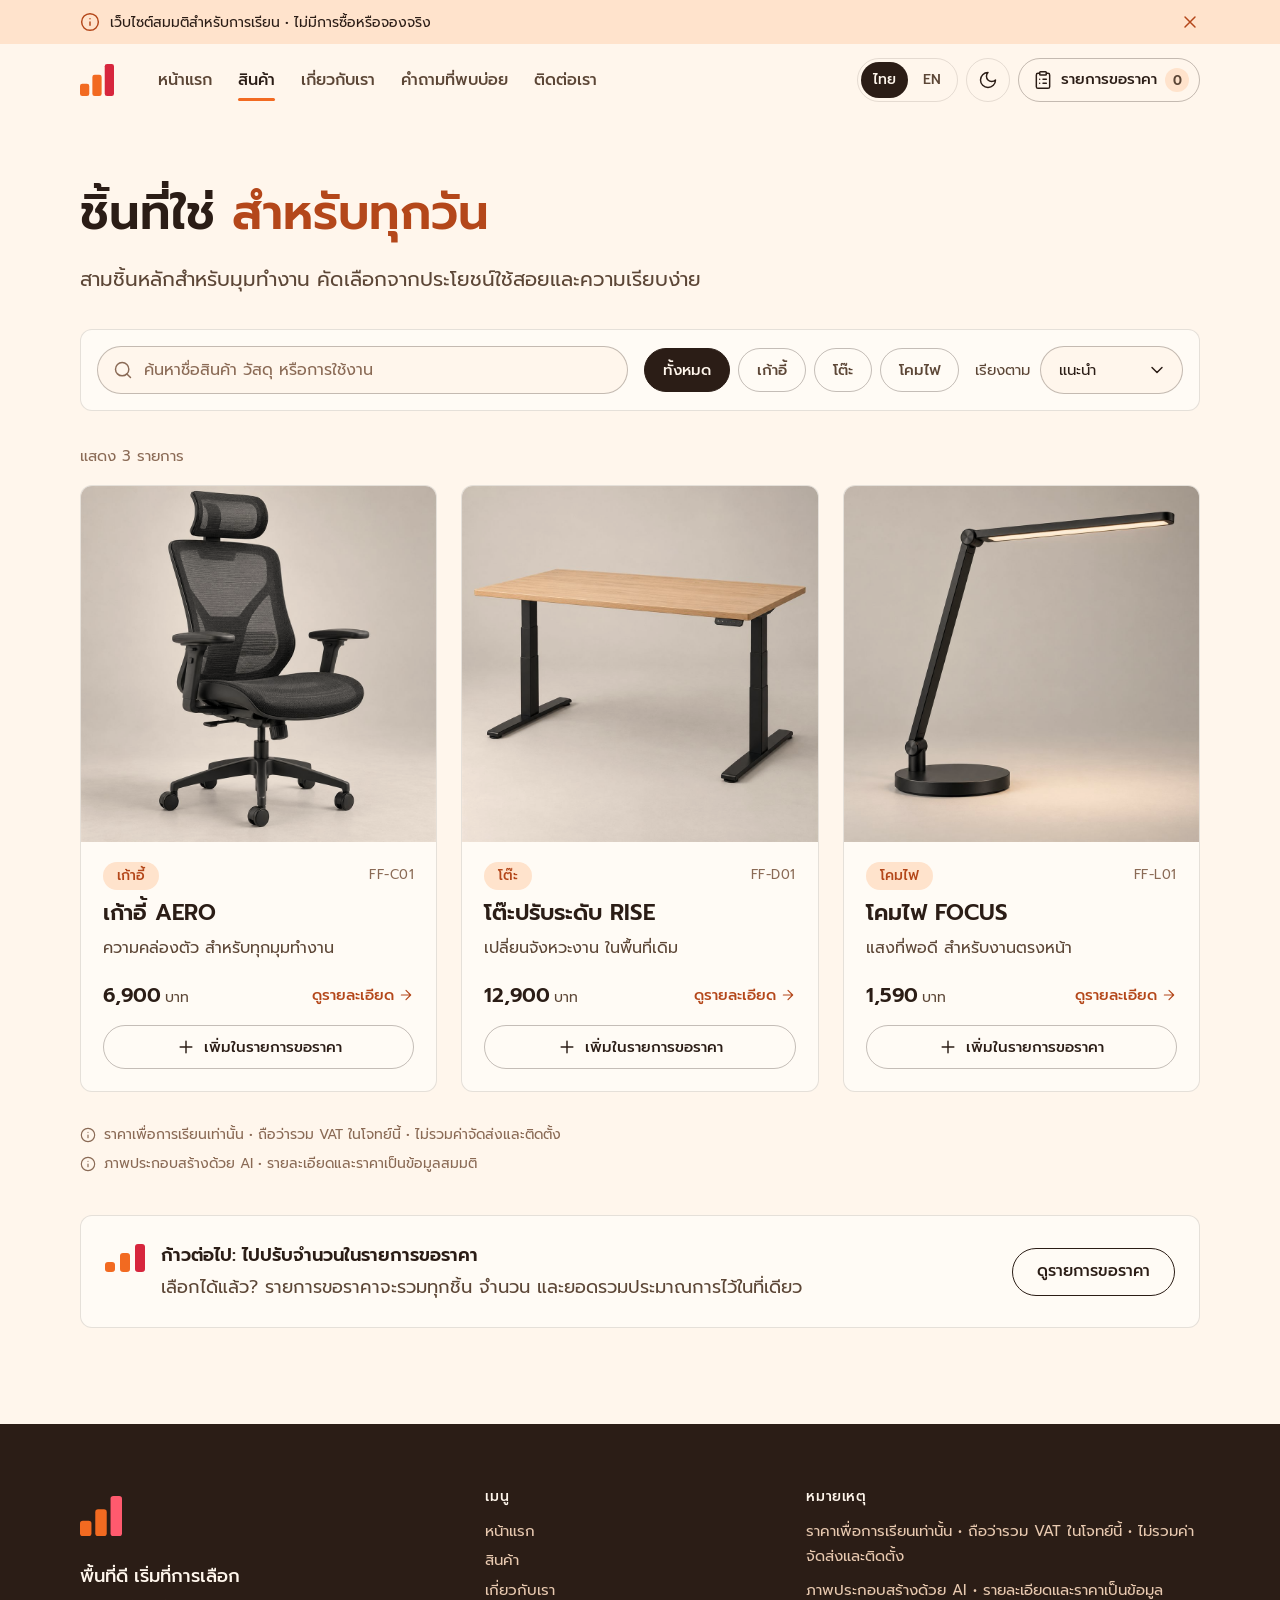
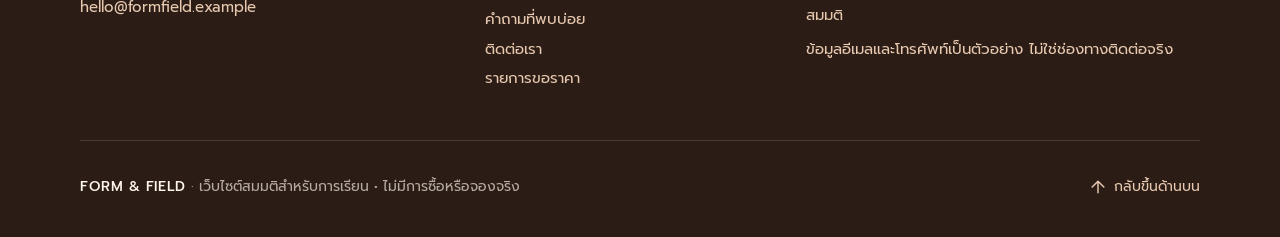
<file: website/products.html>
<!doctype html>
<html lang="th">
<head>
  <meta charset="utf-8">
  <meta name="viewport" content="width=device-width, initial-scale=1">
  <title>สินค้า — FORM &amp; FIELD</title>
  <meta name="description" content="สามชิ้นหลักสำหรับมุมทำงาน คัดเลือกจากประโยชน์ใช้สอยและความเรียบง่าย">
  <meta name="theme-color" content="#FFF6EC">
  <link rel="icon" href="img/favicon.svg" type="image/svg+xml">
  <link rel="preconnect" href="https://fonts.googleapis.com">
  <link rel="preconnect" href="https://fonts.gstatic.com" crossorigin>
  <link rel="stylesheet" href="https://fonts.googleapis.com/css2?family=Prompt:wght@300;400;500;600&display=swap">
  <link rel="stylesheet" href="css/style.css">
  <script>(function(){var d=document.documentElement;try{var l=localStorage.getItem('ff-lang'),t=localStorage.getItem('ff-theme');if(t==='dark'||t==='light')d.setAttribute('data-theme',t);if(l==='en'){d.lang='en';d.classList.add('i18n-pending');setTimeout(function(){d.classList.remove('i18n-pending')},1500);}}catch(e){}})();</script>
  <script src="js/data.js" defer></script>
  <script src="js/app.js" defer></script>
</head>
<body id="top" data-page="products">
  <a class="skip-link" href="#main" data-i18n="skip">ข้ามไปเนื้อหา</a>
  <div id="site-notice"></div>
  <header id="site-header" class="site-header"></header>

  <main id="main" tabindex="-1">
    <section class="page-head">
      <div class="container">
        <h1 class="h1" data-i18n="products.h1">ชิ้นที่ใช่ <span class="hl">สำหรับทุกวัน</span></h1>
        <p class="lead" data-i18n="products.lead">สามชิ้นหลักสำหรับมุมทำงาน คัดเลือกจากประโยชน์ใช้สอยและความเรียบง่าย</p>

        <div class="toolbar">
          <form class="search" role="search">
            <label class="visually-hidden" for="search" data-i18n="search.label">ค้นหาสินค้า</label>
            <svg class="icon" aria-hidden="true"><use href="#i-search"></use></svg>
            <input class="input" id="search" type="search" autocomplete="off"
                   placeholder="ค้นหาชื่อสินค้า วัสดุ หรือการใช้งาน" data-i18n-attr="placeholder:search.ph">
            <button type="button" class="search__clear" id="search-clear" hidden aria-label="ล้างคำค้นหา" data-i18n-attr="aria-label:search.clear">
              <svg class="icon" aria-hidden="true"><use href="#i-x"></use></svg>
            </button>
          </form>
          <div class="chips" role="group" aria-label="หมวดหมู่" data-i18n-attr="aria-label:cat.label">
            <button type="button" class="chip" data-cat="all" aria-pressed="true" data-i18n="cat.all">ทั้งหมด</button>
            <button type="button" class="chip" data-cat="seating" aria-pressed="false" data-i18n="cat.seating">เก้าอี้</button>
            <button type="button" class="chip" data-cat="desks" aria-pressed="false" data-i18n="cat.desks">โต๊ะ</button>
            <button type="button" class="chip" data-cat="lighting" aria-pressed="false" data-i18n="cat.lighting">โคมไฟ</button>
          </div>
          <div class="select-wrap">
            <label for="sort" data-i18n="sort.label">เรียงตาม</label>
            <select class="select" id="sort">
              <option value="rec" data-i18n="sort.rec">แนะนำ</option>
              <option value="asc" data-i18n="sort.asc">ราคาต่ำไปสูง</option>
              <option value="desc" data-i18n="sort.desc">ราคาสูงไปต่ำ</option>
            </select>
            <svg class="icon" aria-hidden="true"><use href="#i-chevron-down"></use></svg>
          </div>
        </div>
      </div>
    </section>

    <section class="section section--tight-top" aria-label="รายการทั้งหมด" data-i18n-attr="aria-label:products.all">
      <div class="container">
        <p class="results-meta" id="result-count" role="status" aria-live="polite"></p>
        <div class="grid-products" id="product-grid"></div>

        <div class="empty" id="empty" hidden>
          <div class="empty__icon"><svg class="icon icon--lg" aria-hidden="true"><use href="#i-search-x"></use></svg></div>
          <p data-i18n="list.empty">ไม่พบรายการ ลองเปลี่ยนคำค้นหาหรือตัวกรอง</p>
          <button type="button" class="btn btn--secondary" id="reset-filters"><span data-i18n="list.reset">ล้างตัวกรอง</span></button>
        </div>

        <div class="notes">
          <p class="note"><svg class="icon" aria-hidden="true"><use href="#i-info"></use></svg><span data-i18n="note.price">ราคาเพื่อการเรียนเท่านั้น • ถือว่ารวม VAT ในโจทย์นี้ • ไม่รวมค่าจัดส่งและติดตั้ง</span></p>
          <p class="note"><svg class="icon" aria-hidden="true"><use href="#i-info"></use></svg><span data-i18n="note.ai">ภาพประกอบสร้างด้วย AI • รายละเอียดและราคาเป็นข้อมูลสมมติ</span></p>
        </div>

        <div class="next-inline">
          <div class="next-inline__body">
            <div class="step-bars" aria-hidden="true"><span></span><span></span><span></span></div>
            <div>
              <p class="next-inline__title" data-i18n="products.nextTitle">ก้าวต่อไป: ไปปรับจำนวนในรายการขอราคา</p>
              <p data-i18n="products.nextText">เลือกได้แล้ว? รายการขอราคาจะรวมทุกชิ้น จำนวน และยอดรวมประมาณการไว้ในที่เดียว</p>
            </div>
          </div>
          <a class="btn btn--secondary" href="quote.html"><span data-i18n="products.nextCta">ดูรายการขอราคา</span></a>
        </div>
      </div>
    </section>
  </main>

  <footer id="site-footer" class="site-footer"></footer>
</body>
</html>
</file>
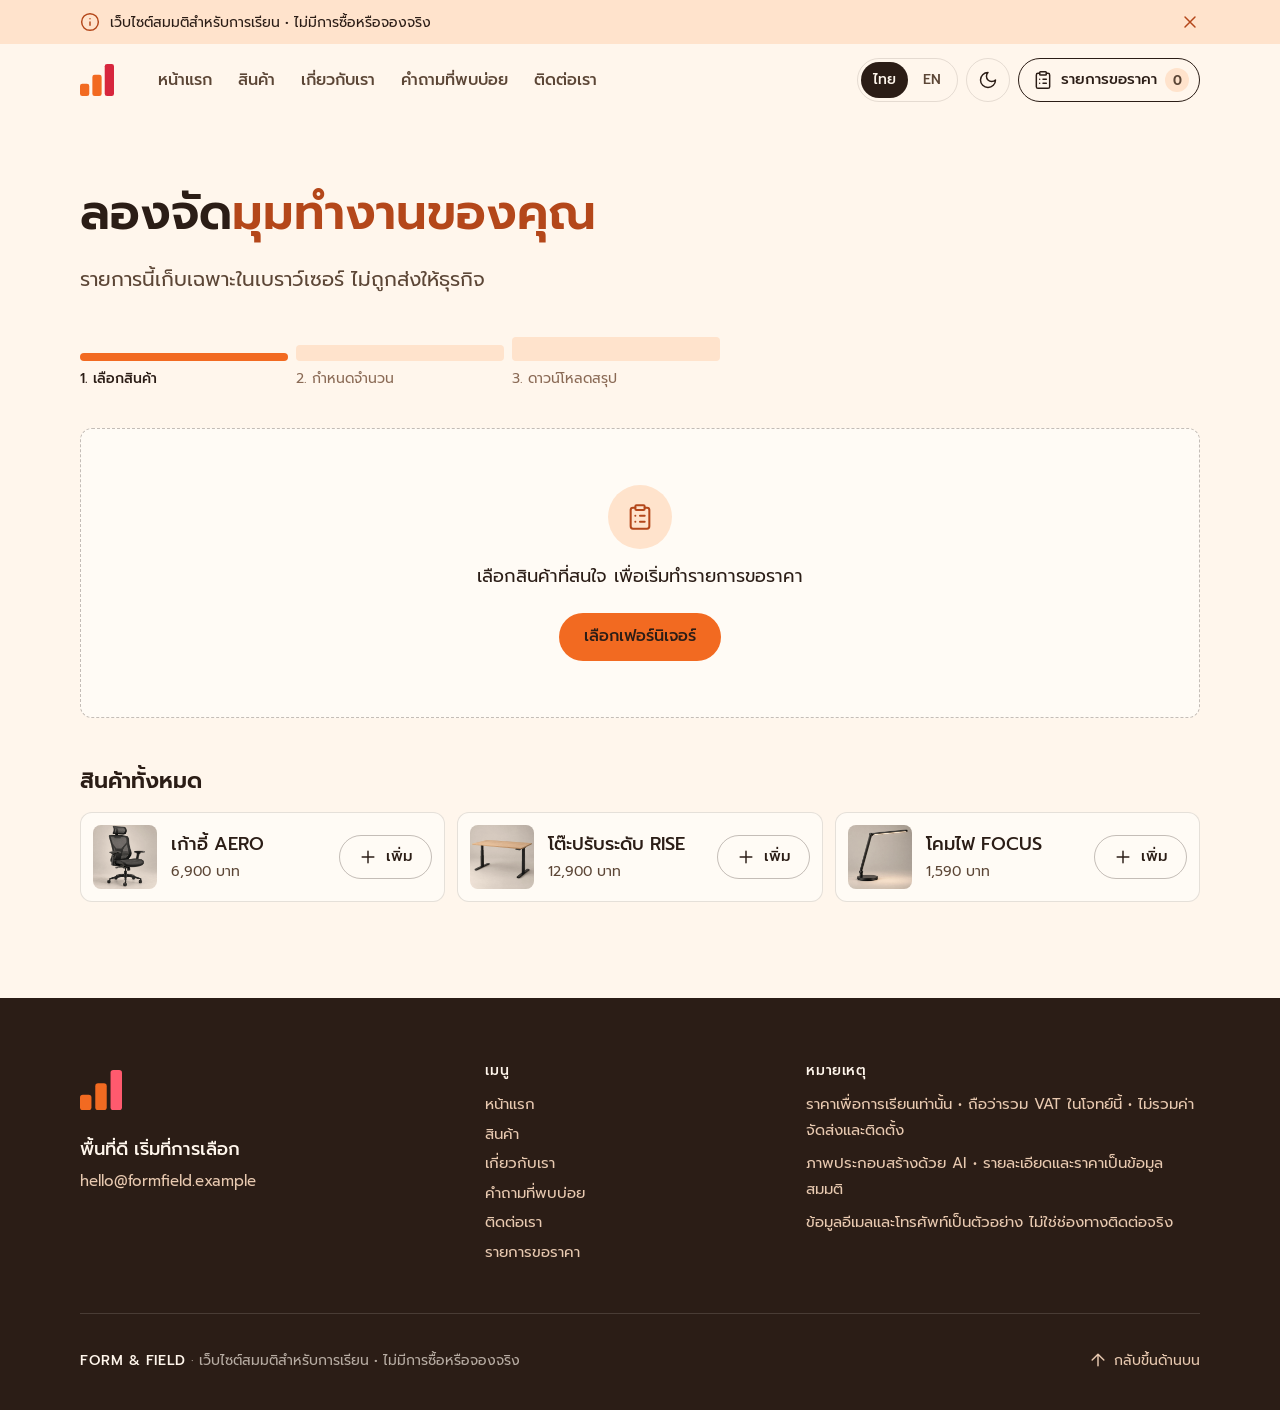
<file: website/quote.html>
<!doctype html>
<html lang="th">
<head>
  <meta charset="utf-8">
  <meta name="viewport" content="width=device-width, initial-scale=1">
  <title>รายการขอราคา — FORM &amp; FIELD</title>
  <meta name="description" content="ลองจัดมุมทำงานของคุณ รายการนี้เก็บเฉพาะในเบราว์เซอร์ ไม่ถูกส่งให้ธุรกิจ">
  <meta name="theme-color" content="#FFF6EC">
  <link rel="icon" href="img/favicon.svg" type="image/svg+xml">
  <link rel="preconnect" href="https://fonts.googleapis.com">
  <link rel="preconnect" href="https://fonts.gstatic.com" crossorigin>
  <link rel="stylesheet" href="https://fonts.googleapis.com/css2?family=Prompt:wght@300;400;500;600&display=swap">
  <link rel="stylesheet" href="css/style.css">
  <script>(function(){var d=document.documentElement;try{var l=localStorage.getItem('ff-lang'),t=localStorage.getItem('ff-theme');if(t==='dark'||t==='light')d.setAttribute('data-theme',t);if(l==='en'){d.lang='en';d.classList.add('i18n-pending');setTimeout(function(){d.classList.remove('i18n-pending')},1500);}}catch(e){}})();</script>
  <script src="js/data.js" defer></script>
  <script src="js/app.js" defer></script>
</head>
<body id="top" data-page="quote">
  <a class="skip-link" href="#main" data-i18n="skip">ข้ามไปเนื้อหา</a>
  <div id="site-notice"></div>
  <header id="site-header" class="site-header"></header>

  <main id="main" tabindex="-1">
    <section class="page-head">
      <div class="container">
        <h1 class="h1" data-i18n="quote.h1">ลองจัด<span class="hl">มุมทำงานของคุณ</span></h1>
        <p class="lead" data-i18n="quote.lead">รายการนี้เก็บเฉพาะในเบราว์เซอร์ ไม่ถูกส่งให้ธุรกิจ</p>
      </div>
    </section>

    <section class="section section--tight-top">
      <div class="container">
        <div id="quote-root"></div>
        <p class="visually-hidden" id="quote-live" role="status" aria-live="polite"></p>
      </div>
    </section>
  </main>

  <footer id="site-footer" class="site-footer"></footer>
</body>
</html>
</file>
<file: website/css/style.css>
/* FORM & FIELD — styled with the NBC brand CI
   Tokens follow nbc-brand-ci/assets/brand.css; components follow references/web.md */

/* ---------- Tokens ---------- */
:root {
  --orange: #F26A21;
  --orange-deep: #B4471A;
  --red: #D7263D;
  --red-bright: #FF5A6E;
  --ink: #2B1D16;
  --brown: #5C4636;
  --muted: #8A6A55;
  --peach: #FFE3CC;
  --cream: #FFF6EC;

  --bg: var(--cream);
  --bg-alt: var(--peach);
  --card: #FFFBF5;
  --text: var(--ink);
  --text-body: var(--brown);
  --text-muted: var(--muted);
  --link: var(--orange-deep);
  --accent: var(--red);
  --line: rgba(43, 29, 22, .12);
  --line-strong: rgba(43, 29, 22, .28);
  --tag-bg: var(--peach);
  --tag-text: var(--orange-deep);
  --focus: var(--orange-deep);
  --band-bg: var(--ink);
  --band-text: var(--cream);
  --band-body: #E8C9B0;
  --footer-bg: var(--ink);
  --toast-bg: var(--ink);
  --toast-text: var(--cream);
  --toast-link: var(--orange);
  --photo-blend: multiply;
  --map-bg: var(--peach);
  --map-road: var(--cream);
  --map-block: rgba(138, 106, 85, .2);
  --map-rail: rgba(242, 106, 33, .5);
  --map-pin: var(--red);
  --map-pin-center: var(--cream);

  --radius: 12px;
  --radius-sm: 8px;
  --radius-pill: 999px;
  --font: 'Prompt', 'Leelawadee UI', 'Noto Sans Thai', sans-serif;
  --container: 1120px;
  --narrow: 720px;
  --gutter: 24px;
  --header-h: 72px;
  --section: 96px;
  color-scheme: light;
}

@media (prefers-color-scheme: dark) {
  :root:not([data-theme="light"]) {
    --bg: var(--ink);
    --bg-alt: #33241B;
    --card: #3A2A21;
    --text: var(--cream);
    --text-body: #E8C9B0;
    --text-muted: rgba(255, 246, 236, .64);
    --link: var(--orange);
    --accent: var(--red-bright);
    --line: rgba(255, 246, 236, .12);
    --line-strong: rgba(255, 246, 236, .3);
    --tag-bg: rgba(242, 106, 33, .16);
    --tag-text: var(--orange);
    --focus: var(--orange);
    --band-bg: #3A2A21;
    --footer-bg: #33241B;
    --toast-bg: var(--cream);
    --toast-text: var(--ink);
    --toast-link: var(--orange-deep);
    --photo-blend: normal;
    --map-bg: #3A2A21;
    --map-road: var(--ink);
    --map-block: rgba(255, 246, 236, .07);
    --map-pin: var(--red-bright);
    --map-pin-center: var(--ink);
    color-scheme: dark;
  }
}

:root[data-theme="dark"] {
  --bg: var(--ink);
  --bg-alt: #33241B;
  --card: #3A2A21;
  --text: var(--cream);
  --text-body: #E8C9B0;
  --text-muted: rgba(255, 246, 236, .64);
  --link: var(--orange);
  --accent: var(--red-bright);
  --line: rgba(255, 246, 236, .12);
  --line-strong: rgba(255, 246, 236, .3);
  --tag-bg: rgba(242, 106, 33, .16);
  --tag-text: var(--orange);
  --focus: var(--orange);
  --band-bg: #3A2A21;
  --footer-bg: #33241B;
  --toast-bg: var(--cream);
  --toast-text: var(--ink);
  --toast-link: var(--orange-deep);
  --photo-blend: normal;
  --map-bg: #3A2A21;
  --map-road: var(--ink);
  --map-block: rgba(255, 246, 236, .07);
  --map-pin: var(--red-bright);
  --map-pin-center: var(--ink);
  color-scheme: dark;
}

@media (max-width: 720px) {
  :root { --gutter: 16px; --section: 56px; --header-h: 64px; }
}

/* ---------- Base ---------- */
*, *::before, *::after { box-sizing: border-box; }
html { -webkit-text-size-adjust: 100%; scroll-padding-top: calc(var(--header-h) + 16px); }
html.i18n-pending body { visibility: hidden; }
body {
  margin: 0;
  font-family: var(--font);
  font-size: 18px;
  line-height: 1.75;
  background: var(--bg);
  color: var(--text-body);
  -webkit-font-smoothing: antialiased;
}
html:lang(en) body { line-height: 1.6; }
@media (max-width: 720px) { body { font-size: 16px; } }

img, svg { display: block; max-width: 100%; }
img { height: auto; }
h1, h2, h3, h4 { margin: 0; color: var(--text); font-weight: 600; line-height: 1.35; }
html:lang(en) :is(h1, h2, h3) { line-height: 1.2; letter-spacing: -.01em; }
p { margin: 0; }
a { color: var(--link); text-underline-offset: 3px; }
button, input, select, textarea { font: inherit; color: inherit; }
button { cursor: pointer; }
:focus-visible { outline: 2px solid var(--focus); outline-offset: 3px; }
main:focus { outline: none; }
[hidden] { display: none !important; }

.visually-hidden {
  position: absolute !important; width: 1px; height: 1px; padding: 0; margin: -1px;
  overflow: hidden; clip: rect(0 0 0 0); white-space: nowrap; border: 0;
}
.skip-link {
  position: absolute; left: 16px; top: -100px; z-index: 200;
  background: var(--orange); color: var(--ink); padding: 10px 18px;
  border-radius: var(--radius-pill); font-weight: 500; text-decoration: none;
}
.skip-link:focus { top: 12px; }

.icon {
  width: 20px; height: 20px; flex: none;
  fill: none; stroke: currentColor; stroke-width: 1.75;
  stroke-linecap: round; stroke-linejoin: round;
}
.icon--sm { width: 16px; height: 16px; }
.icon--lg { width: 28px; height: 28px; }

/* ---------- Layout ---------- */
.container {
  width: 100%;
  max-width: calc(var(--container) + var(--gutter) * 2);
  margin-inline: auto;
  padding-inline: var(--gutter);
}
.container--narrow { max-width: calc(var(--narrow) + var(--gutter) * 2); }
.section { padding-block: var(--section); }
.section--alt { background: var(--bg-alt); }
.section--tight-top { padding-top: 0; }

.section-head {
  display: flex; flex-wrap: wrap; align-items: flex-end; justify-content: space-between;
  gap: 12px 24px; margin-bottom: 32px;
}
.section-head .lead { margin-top: 8px; }

/* ---------- Type ---------- */
.h1 { font-size: clamp(32px, 20px + 3vw, 48px); }
.h2 { font-size: clamp(24px, 18px + 1.4vw, 32px); }
.h3 { font-size: clamp(19px, 17px + .4vw, 22px); }
.lead { font-size: clamp(17px, 15.5px + .4vw, 20px); color: var(--text-body); max-width: 38em; }
.hl { color: var(--link); }
.small { font-size: 14px; line-height: 1.6; }
.muted { color: var(--text-muted); }
.stack > * + * { margin-top: 16px; }

.tag {
  display: inline-flex; align-items: center; gap: 6px;
  background: var(--tag-bg); color: var(--tag-text);
  font-size: 14px; font-weight: 500; line-height: 1.6;
  padding: 3px 14px; border-radius: var(--radius-pill);
}
.tag--label { font-size: 13px; letter-spacing: .08em; }
.code { font-size: 13px; letter-spacing: .04em; color: var(--text-muted); }

/* ---------- Buttons ---------- */
.btn {
  display: inline-flex; align-items: center; justify-content: center; gap: 8px;
  min-height: 48px; padding: 10px 24px;
  border: 1.5px solid transparent; border-radius: var(--radius-pill);
  font-size: 16px; font-weight: 500; line-height: 1.3; text-decoration: none;
  white-space: nowrap; background: transparent; color: var(--text);
  transition: background-color .15s, color .15s, border-color .15s;
}
.btn--primary { background: var(--orange); color: var(--ink); }
.btn--primary:hover { background: var(--orange-deep); color: #fff; }
.btn--secondary { border-color: var(--text); color: var(--text); }
.btn--secondary:hover { background: var(--text); color: var(--bg); }
.btn--outline { border-color: var(--line-strong); color: var(--text); }
.btn--outline:hover { border-color: var(--text); }
.btn--outline.is-added { border-color: var(--orange); background: var(--tag-bg); }
.btn--sm { min-height: 44px; padding: 8px 18px; font-size: 15px; }
.btn--block { width: 100%; }
.btn:disabled { opacity: .45; cursor: not-allowed; }

.icon-btn {
  display: inline-grid; place-items: center; width: 44px; height: 44px; flex: none;
  border: 1px solid var(--line); border-radius: var(--radius-pill);
  background: transparent; color: var(--text);
  transition: background-color .15s, border-color .15s;
}
.icon-btn:hover { background: var(--bg-alt); border-color: var(--line-strong); }

.link-btn {
  display: inline-flex; align-items: center; gap: 6px; min-height: 44px; padding: 8px 4px;
  border: 0; background: none; color: var(--text-body); font-size: 15px;
  text-decoration: underline; text-underline-offset: 3px; text-decoration-color: var(--line-strong);
}
.link-btn:hover { color: var(--text); text-decoration-color: currentColor; }
.text-link {
  display: inline-flex; align-items: center; gap: 6px; font-weight: 500;
  color: var(--link); text-decoration: none;
}
.text-link:hover { text-decoration: underline; }

/* ---------- Notice bar ---------- */
.notice { background: var(--bg-alt); color: var(--text); font-size: 14px; line-height: 1.5; }
.notice .container { display: flex; align-items: center; gap: 10px; min-height: 40px; padding-block: 4px; }
.notice p { flex: 1; }
.notice .icon { color: var(--link); }
.notice__close {
  display: inline-grid; place-items: center; width: 36px; height: 36px; margin-right: -8px;
  border: 0; border-radius: var(--radius-pill); background: transparent; color: var(--text);
}
.notice__close:hover { background: var(--line); }

/* ---------- Header ---------- */
.site-header {
  position: sticky; top: 0; z-index: 50;
  background: var(--bg); border-bottom: 1px solid transparent;
  transition: border-color .2s;
}
.site-header.is-scrolled, .site-header.is-open { border-bottom-color: var(--line); }
.header-bar { display: flex; align-items: center; gap: 24px; height: var(--header-h); }
.brand { display: inline-flex; padding: 8px; margin-left: -8px; border-radius: var(--radius-sm); }
a.tag { text-decoration: none; }
a.tag:hover { text-decoration: underline; }
.brand img { height: 32px; width: auto; }
.logo-dark { display: none; }
:root[data-theme="dark"] .logo-light { display: none; }
:root[data-theme="dark"] .logo-dark { display: block; }
@media (prefers-color-scheme: dark) {
  :root:not([data-theme="light"]) .logo-light { display: none; }
  :root:not([data-theme="light"]) .logo-dark { display: block; }
}

.nav { display: none; }
.nav ul { display: flex; gap: 2px; margin: 0; padding: 0; list-style: none; }
.nav a {
  position: relative; display: block; padding: 8px 12px; border-radius: var(--radius-sm);
  color: var(--text-body); font-size: 16px; font-weight: 500; text-decoration: none; white-space: nowrap;
}
.nav a:hover { color: var(--text); background: var(--bg-alt); }
.nav a[aria-current="page"] { color: var(--text); }
.nav a[aria-current="page"]::after {
  content: ""; position: absolute; left: 12px; right: 12px; bottom: 1px;
  height: 3px; border-radius: 2px; background: var(--orange);
}

.header-actions { display: flex; align-items: center; gap: 8px; margin-left: auto; }
.lang-switch {
  display: inline-flex; padding: 3px; gap: 2px;
  border: 1px solid var(--line); border-radius: var(--radius-pill);
}
.lang-switch button {
  min-width: 44px; height: 36px; padding: 0 12px; border: 0;
  border-radius: var(--radius-pill); background: transparent;
  color: var(--text-body); font-size: 14px; font-weight: 500;
}
.lang-switch button[aria-pressed="true"] { background: var(--text); color: var(--bg); }
.quote-btn { gap: 8px; padding-inline: 14px 10px; }
.quote-btn[aria-current="page"] { border-color: var(--text); }
.badge {
  display: inline-grid; place-items: center; min-width: 24px; height: 24px; padding: 0 7px;
  border-radius: var(--radius-pill); background: var(--orange); color: var(--ink);
  font-size: 13px; font-weight: 600; line-height: 1;
}
.badge.is-empty { background: var(--tag-bg); color: var(--text-body); }
.badge.bump { animation: bump .35s ease-out; }
@keyframes bump { 40% { transform: scale(1.25); } }

.menu-toggle { display: inline-grid; }
.mobile-nav {
  position: absolute; top: 100%; left: 0; right: 0;
  background: var(--bg); border-bottom: 1px solid var(--line);
  max-height: calc(100vh - var(--header-h)); overflow-y: auto;
}
.mobile-nav ul { list-style: none; margin: 0; padding: 8px 0; }
.mobile-nav li a {
  display: flex; align-items: center; justify-content: space-between; min-height: 52px;
  color: var(--text); font-size: 18px; font-weight: 500; text-decoration: none;
  border-bottom: 1px solid var(--line);
}
.mobile-nav li a[aria-current="page"] { color: var(--link); }
.mobile-nav__prefs { display: flex; flex-wrap: wrap; align-items: center; gap: 12px; padding: 16px 0 24px; }
.theme-text { display: inline-flex; align-items: center; gap: 8px; }

@media (max-width: 1119px) {
  .header-actions > .lang-switch, .header-actions > .theme-toggle { display: none; }
}
@media (min-width: 1120px) {
  .nav { display: block; }
  .menu-toggle, .mobile-nav { display: none !important; }
}
@media (max-width: 479px) {
  .quote-btn__label { display: none; }
  .quote-btn { padding-inline: 12px 8px; }
}

/* ---------- Hero ---------- */
.hero { padding-block: 48px var(--section); }
.hero__grid { display: grid; gap: 48px; align-items: center; }
.hero h1 { margin-top: 16px; }
.hero .lead { margin-top: 20px; }
.hero__ctas { display: flex; flex-wrap: wrap; gap: 12px; margin-top: 32px; }
.hero__media { position: relative; margin: 0; }
.hero__media img {
  position: relative; z-index: 1; width: 100%;
  aspect-ratio: 3 / 2; object-fit: cover; border-radius: var(--radius);
}
.hero__media--tall img { aspect-ratio: 4 / 5; object-position: 58% center; }
.hero__media figcaption {
  display: flex; flex-wrap: wrap; align-items: baseline; gap: 4px 12px; margin-top: 14px;
  font-size: 14px; line-height: 1.5; color: var(--text-muted);
}
.caption-label { font-size: 12px; font-weight: 500; letter-spacing: .1em; color: var(--text); }
.stair-deco { position: absolute; z-index: 0; display: flex; align-items: flex-end; gap: 10px; }
.stair-deco span { width: 28px; border-radius: 6px; background: var(--bg-alt); }
.stair-deco span:nth-child(1) { height: 48px; }
.stair-deco span:nth-child(2) { height: 88px; }
.stair-deco span:nth-child(3) { height: 128px; }
.hero__media .stair-deco { display: none; }
@media (min-width: 960px) {
  .hero { padding-top: 64px; }
  .hero__grid { grid-template-columns: 1fr 1.15fr; gap: 64px; }
  .hero__grid--about { grid-template-columns: 1.1fr 1fr; }
  .hero__media .stair-deco { display: flex; left: -44px; bottom: 44px; gap: 5px; }
  .hero__media .stair-deco span { width: 10px; border-radius: 3px; }
  .hero__media .stair-deco span:nth-child(1) { height: 24px; }
  .hero__media .stair-deco span:nth-child(2) { height: 44px; }
  .hero__media .stair-deco span:nth-child(3) { height: 64px; }
}
.about-copy p + p { margin-top: 16px; }

/* ---------- Stair steps (brand motif) ---------- */
.steps { display: grid; gap: 16px; margin: 0; padding: 0; list-style: none; }
.step {
  padding: 28px; background: var(--card);
  border: 1px solid var(--line); border-radius: var(--radius);
}
.step-bars { display: flex; align-items: flex-end; gap: 5px; height: 36px; margin-bottom: 20px; }
.step-bars span { width: 12px; border-radius: 3px; background: var(--tag-bg); }
.step-bars span:nth-child(1) { height: 12px; }
.step-bars span:nth-child(2) { height: 24px; }
.step-bars span:nth-child(3) { height: 36px; }
.step:nth-child(1) .step-bars span:nth-child(1),
.step:nth-child(2) .step-bars span:nth-child(-n+2),
.step:nth-child(3) .step-bars span { background: var(--orange); }
.step:nth-child(3) .step-bars span:nth-child(3) { background: var(--accent); }
.section--alt .step-bars span { background: var(--bg-alt); }
.section--alt .step:nth-child(1) .step-bars span:nth-child(1),
.section--alt .step:nth-child(2) .step-bars span:nth-child(-n+2),
.section--alt .step:nth-child(3) .step-bars span { background: var(--orange); }
.section--alt .step:nth-child(3) .step-bars span:nth-child(3) { background: var(--accent); }
.step__num { font-size: 14px; font-weight: 500; color: var(--link); }
.step h3 { margin-top: 4px; }
.step p:last-child { margin-top: 8px; }
@media (min-width: 900px) {
  .steps { grid-template-columns: repeat(3, 1fr); gap: 20px; }
  .steps--rise .step:nth-child(1) { margin-top: 64px; }
  .steps--rise .step:nth-child(2) { margin-top: 32px; }
}

/* ---------- Product cards ---------- */
.grid-products {
  display: grid; gap: 24px;
  grid-template-columns: repeat(auto-fill, minmax(min(100%, 280px), 1fr));
}
.p-card {
  position: relative; display: flex; flex-direction: column; overflow: hidden;
  background: var(--card); border: 1px solid var(--line); border-radius: var(--radius);
  transition: border-color .2s;
}
.p-card:hover { border-color: var(--line-strong); }
.p-card__media { position: relative; aspect-ratio: 1 / 1; overflow: hidden; background: var(--cream); }
.p-card__media img, .photo img {
  width: 100%; height: 100%; object-fit: cover; mix-blend-mode: var(--photo-blend);
}
.p-card__media img { transition: transform .4s ease; }
.p-card:hover .p-card__media img { transform: scale(1.03); }
.p-card__inquote {
  position: absolute; z-index: 2; left: 12px; top: 12px;
  display: inline-flex; align-items: center; gap: 4px; padding: 2px 12px 2px 8px;
  border-radius: var(--radius-pill); background: var(--ink); color: var(--cream);
  font-size: 13px; font-weight: 500; line-height: 1.8;
}
.p-card__inquote .icon { color: var(--orange); }
.p-card__body { display: flex; flex: 1; flex-direction: column; gap: 8px; padding: 20px 22px 22px; }
.p-card__meta { display: flex; align-items: center; justify-content: space-between; gap: 8px; }
.p-card__title a { color: var(--text); text-decoration: none; }
.p-card__title a::after { content: ""; position: absolute; inset: 0; z-index: 1; }
.p-card__title a:focus-visible { outline: none; }
.p-card:has(.p-card__title a:focus-visible) { outline: 2px solid var(--focus); outline-offset: 3px; }
.p-card__tagline { font-size: 16px; line-height: 1.6; }
.p-card__foot {
  display: flex; align-items: center; justify-content: space-between; gap: 12px;
  margin-top: auto; padding-top: 12px;
}
.p-card__more { display: inline-flex; align-items: center; gap: 4px; font-size: 15px; font-weight: 500; color: var(--link); }
.p-card__more .icon { width: 16px; height: 16px; transition: transform .2s; }
.p-card:hover .p-card__more .icon { transform: translateX(3px); }
.p-card .js-add { position: relative; z-index: 2; margin-top: 8px; }
.price { color: var(--text); font-size: 20px; font-weight: 600; line-height: 1.4; }
.price small { margin-left: 4px; font-size: 14px; font-weight: 400; color: var(--text-body); }

/* ---------- Next-step band & inline ---------- */
.next {
  --focus: var(--orange);
  position: relative; overflow: hidden; display: grid; gap: 24px;
  padding: 40px 28px; border-radius: var(--radius);
  background: var(--band-bg); color: var(--band-body);
}
.next h2 { color: var(--band-text); margin-top: 12px; max-width: 22em; }
.next p { margin-top: 8px; max-width: 34em; }
.next .tag { background: rgba(242, 106, 33, .18); color: var(--orange); }
.next__cta { position: relative; z-index: 1; }
.next .stair-deco { right: 32px; bottom: 0; }
.next .stair-deco span { background: rgba(242, 106, 33, .12); border-radius: 6px 6px 0 0; }
.next__body { position: relative; z-index: 1; }
@media (min-width: 900px) {
  .next { grid-template-columns: 1fr auto; align-items: center; padding: 56px 64px; }
  .next__cta { margin-right: 140px; }
}
@media (max-width: 899px) { .next .stair-deco { display: none; } }

.next-inline {
  display: flex; flex-wrap: wrap; align-items: center; gap: 16px 24px;
  padding: 24px; margin-top: 40px;
  background: var(--card); border: 1px solid var(--line); border-radius: var(--radius);
}
.next-inline__body { flex: 1 1 280px; display: flex; gap: 16px; align-items: flex-start; }
.next-inline__body .step-bars { flex: none; height: 28px; margin: 4px 0 0; }
.next-inline__body .step-bars span:nth-child(1) { height: 10px; background: var(--orange); }
.next-inline__body .step-bars span:nth-child(2) { height: 19px; background: var(--orange); }
.next-inline__body .step-bars span:nth-child(3) { height: 28px; background: var(--accent); width: 10px; }
.next-inline__body .step-bars span { width: 10px; }
.next-inline__title { font-weight: 600; color: var(--text); }

/* ---------- Page head & breadcrumb ---------- */
.page-head { padding-block: 48px 8px; }
.page-head .lead { margin-top: 16px; }
@media (min-width: 960px) { .page-head { padding-top: 64px; } }
.breadcrumb ol {
  display: flex; flex-wrap: wrap; gap: 6px; margin: 0; padding: 0; list-style: none;
  font-size: 14px; color: var(--text-muted);
}
.breadcrumb li + li::before { content: "/"; margin-right: 6px; color: var(--line-strong); }
.breadcrumb a { color: var(--text-body); text-decoration: none; }
.breadcrumb a:hover { color: var(--link); text-decoration: underline; }

/* ---------- Forms & inputs ---------- */
.input {
  width: 100%; min-height: 48px; padding: 10px 16px;
  border: 1.5px solid var(--line-strong); border-radius: 10px;
  background: var(--bg); color: var(--text); font-size: 16px; line-height: 1.5;
  transition: border-color .15s;
}
.input::placeholder { color: var(--text-muted); opacity: 1; }
.input:hover { border-color: var(--text-muted); }
.input:focus-visible { outline: 2px solid var(--focus); outline-offset: 1px; border-color: var(--focus); }
textarea.input { min-height: 140px; resize: vertical; }

/* ---------- Products toolbar ---------- */
.toolbar {
  display: grid; gap: 16px; margin-top: 32px; padding: 16px;
  background: var(--card); border: 1px solid var(--line); border-radius: var(--radius);
}
@media (min-width: 960px) {
  .toolbar { grid-template-columns: minmax(220px, 1fr) auto auto; align-items: center; }
}
.search { position: relative; }
.search > .icon { position: absolute; left: 16px; top: 50%; transform: translateY(-50%); color: var(--text-muted); pointer-events: none; }
.search .input { padding-left: 46px; padding-right: 48px; border-radius: var(--radius-pill); }
.search .input::-webkit-search-cancel-button { display: none; }
.search__clear {
  position: absolute; right: 4px; top: 50%; transform: translateY(-50%);
  display: inline-grid; place-items: center; width: 40px; height: 40px;
  border: 0; border-radius: var(--radius-pill); background: transparent; color: var(--text-body);
}
.search__clear:hover { background: var(--bg-alt); }
.chips { display: flex; flex-wrap: wrap; gap: 8px; }
.chip {
  min-height: 44px; padding: 8px 18px; border-radius: var(--radius-pill);
  border: 1.5px solid var(--line-strong); background: transparent;
  color: var(--text-body); font-size: 15px; font-weight: 500;
}
.chip:hover { border-color: var(--text); color: var(--text); }
.chip[aria-pressed="true"] { background: var(--text); border-color: var(--text); color: var(--bg); }
.select-wrap { position: relative; display: flex; align-items: center; gap: 10px; }
.select-wrap label { font-size: 15px; color: var(--text-body); white-space: nowrap; }
.select-wrap .icon { position: absolute; right: 16px; pointer-events: none; color: var(--text); }
.select {
  appearance: none; -webkit-appearance: none; min-height: 48px; padding: 10px 44px 10px 18px;
  border: 1.5px solid var(--line-strong); border-radius: var(--radius-pill);
  background: var(--bg); color: var(--text); font-size: 15px;
}
.results-meta { margin: 24px 0 16px; font-size: 15px; color: var(--text-muted); }

.empty {
  display: grid; justify-items: center; gap: 12px; padding: 56px 24px; text-align: center;
  background: var(--card); border: 1.5px dashed var(--line-strong); border-radius: var(--radius);
}
.empty__icon {
  display: grid; place-items: center; width: 64px; height: 64px;
  border-radius: var(--radius-pill); background: var(--tag-bg); color: var(--link);
}
.empty p { max-width: 30em; color: var(--text); }
.empty .btn { margin-top: 8px; }

.notes { display: grid; gap: 6px; margin-top: 32px; }
.note { display: flex; gap: 8px; align-items: flex-start; font-size: 14px; line-height: 1.6; color: var(--text-muted); }
.note .icon { width: 16px; height: 16px; margin-top: 3px; }

/* ---------- Product detail ---------- */
.pd { display: grid; gap: 32px; padding-block: 24px 16px; }
@media (min-width: 900px) {
  .pd { grid-template-columns: 1.05fr 1fr; gap: 64px; align-items: start; }
  .pd__media { position: sticky; top: calc(var(--header-h) + 24px); }
}
.photo { overflow: hidden; border-radius: var(--radius); background: var(--cream); aspect-ratio: 1 / 1; }
.pd__meta { display: flex; flex-wrap: wrap; align-items: center; gap: 12px; }
.pd__info h1 { margin-top: 12px; font-size: clamp(30px, 22px + 1.8vw, 40px); }
.pd__info .lead { margin-top: 8px; }
.pd__price { margin-top: 24px; font-size: 32px; }
.pd__price small { font-size: 18px; }
.pd__price-note { margin-top: 4px; }
.buybox {
  display: flex; flex-wrap: wrap; align-items: center; gap: 12px;
  margin-top: 24px; padding: 16px;
  background: var(--card); border: 1px solid var(--line); border-radius: var(--radius);
}
.buybox .btn--primary { flex: 1 1 220px; }
.buybox__status {
  flex-basis: 100%; display: flex; flex-wrap: wrap; align-items: center; gap: 4px 8px;
  font-size: 15px; color: var(--text);
}
.buybox__status .icon { color: var(--link); }
.pd__section { margin-top: 36px; }
.pd__section h2 { font-size: 20px; margin-bottom: 8px; }
.spec-list { margin: 0; padding: 0; list-style: none; border-top: 1px solid var(--line); }
.spec-list li { display: flex; gap: 12px; padding: 12px 0; border-bottom: 1px solid var(--line); line-height: 1.6; }
.spec-list .icon { margin-top: 3px; color: var(--link); }

.qty {
  display: inline-flex; align-items: center; height: 48px; padding: 2px;
  border: 1.5px solid var(--line-strong); border-radius: var(--radius-pill); background: var(--bg);
}
.qty button {
  display: grid; place-items: center; width: 42px; height: 42px; border: 0;
  border-radius: var(--radius-pill); background: transparent; color: var(--text);
}
.qty button:hover:not(:disabled) { background: var(--bg-alt); }
.qty button:disabled { opacity: .3; cursor: not-allowed; }
.qty input {
  width: 44px; height: 40px; border: 0; padding: 0; text-align: center;
  background: transparent; color: var(--text); font-weight: 600; font-size: 16px;
}
.qty input:focus-visible { outline-offset: 0; border-radius: 6px; }

.buybar {
  position: fixed; left: 0; right: 0; bottom: 0; z-index: 40;
  display: flex; align-items: center; gap: 12px;
  padding: 12px 16px calc(12px + env(safe-area-inset-bottom));
  background: var(--bg); border-top: 1px solid var(--line);
  transform: translateY(110%); transition: transform .25s ease;
}
.buybar.is-visible { transform: none; }
.buybar__info { flex: 1; min-width: 0; line-height: 1.35; }
.buybar__name { font-size: 14px; color: var(--text-body); white-space: nowrap; overflow: hidden; text-overflow: ellipsis; }
.buybar .price { font-size: 18px; }
@media (min-width: 900px) { .buybar { display: none; } }

/* ---------- Quote ---------- */
.progress {
  display: grid; grid-template-columns: repeat(3, 1fr); gap: 8px; align-items: end;
  margin: 32px 0 0; padding: 0; list-style: none; max-width: 640px;
}
.progress li { display: flex; flex-direction: column; gap: 8px; font-size: 14px; line-height: 1.4; color: var(--text-muted); }
.progress__bar { border-radius: 4px; background: var(--tag-bg); }
.progress li:nth-child(1) .progress__bar { height: 8px; }
.progress li:nth-child(2) .progress__bar { height: 16px; }
.progress li:nth-child(3) .progress__bar { height: 24px; }
.progress li.is-done .progress__bar, .progress li.is-current .progress__bar { background: var(--orange); }
.progress li:nth-child(3).is-done .progress__bar { background: var(--accent); }
.progress li.is-current, .progress li.is-done { color: var(--text); font-weight: 500; }
.progress__label { display: flex; align-items: center; gap: 6px; }
.progress__label .icon { width: 16px; height: 16px; color: var(--link); }

.quote-layout { display: grid; gap: 32px; align-items: start; margin-top: 40px; }
@media (min-width: 960px) { .quote-layout { grid-template-columns: minmax(0, 1fr) 360px; } }
.q-list { display: grid; gap: 12px; margin: 0; padding: 0; list-style: none; }
.q-item {
  display: grid; gap: 12px 16px; align-items: center; padding: 16px;
  grid-template-columns: 80px minmax(0, 1fr) auto;
  grid-template-areas: "img info info" "qty qty end";
  background: var(--card); border: 1px solid var(--line); border-radius: var(--radius);
}
@media (min-width: 640px) {
  .q-item { grid-template-columns: 96px minmax(0, 1fr) auto minmax(120px, auto); grid-template-areas: "img info qty end"; gap: 20px; }
}
.q-item__img { grid-area: img; border-radius: var(--radius-sm); aspect-ratio: 1 / 1; }
.q-item__info { grid-area: info; min-width: 0; }
.q-item__name { color: var(--text); font-weight: 600; text-decoration: none; line-height: 1.4; }
.q-item__name:hover { color: var(--link); text-decoration: underline; }
.q-item__meta { font-size: 14px; color: var(--text-muted); line-height: 1.6; margin-top: 2px; }
.q-item__qty { grid-area: qty; }
.q-item__end { grid-area: end; display: flex; flex-direction: column; align-items: flex-end; }
.q-item__sub { color: var(--text); font-weight: 600; white-space: nowrap; }
.q-item__end .link-btn { min-height: 36px; padding-block: 4px; font-size: 14px; }

.summary {
  padding: 24px; background: var(--card);
  border: 1px solid var(--line); border-radius: var(--radius);
}
@media (min-width: 960px) { .summary { position: sticky; top: calc(var(--header-h) + 24px); } }
.summary h2 { font-size: 20px; }
.summary__row { display: flex; justify-content: space-between; gap: 12px; padding: 12px 0; border-bottom: 1px solid var(--line); font-size: 16px; }
.summary__row span:last-child { color: var(--text); font-weight: 500; }
.summary__total { padding: 16px 0 4px; }
.summary__total-label { font-size: 15px; color: var(--text-body); }
.summary__total-value { color: var(--accent); font-size: 36px; font-weight: 600; line-height: 1.25; }
.summary__total-value small { margin-left: 6px; font-size: 18px; font-weight: 500; }
.summary .btn--primary { margin-top: 16px; }
.summary__actions { display: flex; justify-content: center; margin-top: 4px; }
.summary .notes { margin-top: 16px; padding-top: 16px; border-top: 1px solid var(--line); }
.summary .next-mini { margin-top: 16px; padding: 14px 16px; border-radius: var(--radius-sm); background: var(--bg-alt); font-size: 15px; line-height: 1.6; color: var(--text); }
.summary .next-mini strong { display: block; font-weight: 600; }

.mini-list { display: grid; gap: 12px; grid-template-columns: repeat(auto-fill, minmax(min(100%, 300px), 1fr)); }
.mini {
  display: grid; grid-template-columns: 64px minmax(0, 1fr) auto; gap: 14px; align-items: center;
  padding: 12px; background: var(--card); border: 1px solid var(--line); border-radius: var(--radius);
}
.mini .photo { border-radius: var(--radius-sm); }
.mini__name { color: var(--text); font-weight: 500; text-decoration: none; line-height: 1.4; }
.mini__name:hover { text-decoration: underline; }
.mini__price { font-size: 14px; color: var(--text-body); }

/* ---------- FAQ ---------- */
.faq { display: grid; gap: 12px; margin-top: 40px; }
.faq details { background: var(--card); border: 1px solid var(--line); border-radius: var(--radius); }
.faq details[open] { border-color: var(--line-strong); }
.faq summary {
  display: flex; align-items: flex-start; gap: 16px; padding: 20px 24px;
  list-style: none; color: var(--text); font-weight: 500; line-height: 1.6;
  border-radius: var(--radius);
}
.faq summary::-webkit-details-marker { display: none; }
.faq summary:hover { color: var(--link); }
.faq__num { min-width: 28px; color: var(--link); font-weight: 600; font-size: 15px; padding-top: 2px; }
.faq summary .icon { margin-left: auto; margin-top: 4px; transition: transform .2s; }
.faq details[open] summary .icon { transform: rotate(180deg); }
.faq__a { padding: 0 24px 22px 68px; }
@media (max-width: 560px) { .faq__a { padding-left: 24px; } }

/* ---------- Contact ---------- */
.contact-grid { display: grid; gap: 32px; margin-top: 40px; }
@media (min-width: 960px) { .contact-grid { grid-template-columns: 1fr 1fr; gap: 40px; align-items: start; } }
.info-list { display: grid; gap: 12px; margin: 0; }
.info-card {
  display: flex; align-items: flex-start; gap: 16px; padding: 16px 20px;
  background: var(--card); border: 1px solid var(--line); border-radius: var(--radius);
}
.info-card__icon {
  display: grid; place-items: center; width: 44px; height: 44px; flex: none;
  border-radius: var(--radius-pill); background: var(--tag-bg); color: var(--link);
}
.info-card__label { font-size: 14px; color: var(--text-body); line-height: 1.5; }
.info-card__value { margin: 2px 0 0; color: var(--text); font-weight: 500; line-height: 1.5; word-break: break-word; }
.map-card { margin-top: 16px; overflow: hidden; background: var(--card); border: 1px solid var(--line); border-radius: var(--radius); }
.map { position: relative; }
.map svg { width: 100%; height: auto; }
.m-bg { fill: var(--map-bg); }
.m-road { fill: none; stroke: var(--map-road); }
.m-rail { fill: none; stroke: var(--map-rail); }
.m-block rect { fill: var(--map-block); }
.m-pin { fill: var(--map-pin); }
.m-pin-c { fill: var(--map-pin-center); }
.map__label {
  position: absolute; left: calc(50.6% + 28px); top: 48.75%; transform: translateY(-50%);
  display: inline-flex; align-items: center; gap: 6px; padding: 4px 12px 4px 8px;
  border-radius: var(--radius-pill); background: var(--card); color: var(--text);
  border: 1px solid var(--line-strong); font-size: 13px; font-weight: 500; line-height: 1.5; white-space: nowrap;
}
.map__label .icon { width: 16px; height: 16px; color: var(--accent); }
.map-card__body { display: grid; gap: 12px; padding: 20px; }
.map-card__body .btn { justify-self: start; }

.form-card { padding: 28px; background: var(--card); border: 1px solid var(--line); border-radius: var(--radius); }
.form-card h2 { font-size: 22px; }
.form-card > p { margin-top: 4px; }
.form { margin-top: 24px; }
.field { display: grid; gap: 6px; margin-bottom: 20px; }
.field label { color: var(--text); font-weight: 500; font-size: 16px; line-height: 1.5; }
.field__error { display: flex; align-items: flex-start; gap: 6px; color: var(--accent); font-size: 14px; line-height: 1.5; }
.field__error:empty { display: none; }
.field__error .icon { width: 16px; height: 16px; margin-top: 2px; }
.field.is-invalid .input { border-color: var(--accent); }
.check { display: flex; align-items: flex-start; gap: 10px; margin-bottom: 20px; font-size: 15px; color: var(--text); line-height: 1.6; cursor: pointer; }
.check input { width: 20px; height: 20px; margin: 3px 0 0; accent-color: var(--orange-deep); flex: none; }
.form-note { margin-top: 16px; }
.success {
  margin-top: 24px; padding: 20px; border-radius: var(--radius);
  background: var(--bg-alt); border: 1.5px solid var(--orange);
}
.success__title { display: flex; align-items: flex-start; gap: 8px; color: var(--text); font-weight: 600; font-size: 16px; line-height: 1.5; }
.success__title .icon { color: var(--link); margin-top: 2px; }
.msg-preview {
  margin: 12px 0 0; padding: 16px; max-height: 320px; overflow: auto;
  white-space: pre-wrap; word-break: break-word;
  background: var(--bg); border: 1px solid var(--line); border-radius: 10px;
  font-family: var(--font); font-size: 15px; line-height: 1.7; color: var(--text);
}
.success__actions { display: flex; flex-wrap: wrap; gap: 8px; margin-top: 12px; }

/* ---------- Footer ---------- */
.site-footer {
  --focus: var(--orange);
  padding-block: 64px 28px; background: var(--footer-bg); color: #E8C9B0; font-size: 15px; line-height: 1.7;
}
.footer-grid { display: grid; gap: 40px; }
@media (min-width: 800px) { .footer-grid { grid-template-columns: 1.3fr 1fr 1.4fr; } }
.footer-brand img { height: 40px; width: auto; }
.footer-tagline { margin-top: 16px; color: var(--cream); font-size: 18px; font-weight: 500; }
.footer-email { margin-top: 4px; }
.site-footer h2 { margin-bottom: 12px; color: var(--cream); font-size: 14px; font-weight: 500; letter-spacing: .04em; }
.site-footer ul { display: grid; gap: 4px; margin: 0; padding: 0; list-style: none; }
.site-footer a { color: #E8C9B0; text-decoration: none; }
.site-footer a:hover { color: var(--cream); text-decoration: underline; }
.footer-notes { display: grid; gap: 8px; }
.footer-bottom {
  display: flex; flex-wrap: wrap; align-items: center; justify-content: space-between; gap: 8px 24px;
  margin-top: 48px; padding-top: 24px; border-top: 1px solid rgba(255, 246, 236, .14);
  font-size: 14px; color: rgba(255, 246, 236, .66);
}
.footer-bottom strong { color: var(--cream); font-weight: 500; letter-spacing: .04em; }
.footer-bottom a { display: inline-flex; align-items: center; gap: 6px; min-height: 44px; }

/* ---------- Toast ---------- */
.toast-region {
  position: fixed; left: 50%; bottom: 24px; z-index: 100; transform: translateX(-50%);
  display: grid; gap: 8px; width: min(calc(100% - 32px), 460px); pointer-events: none;
}
body.has-buybar .toast-region { bottom: 96px; }
.toast {
  pointer-events: auto; display: flex; align-items: center; gap: 12px;
  padding: 10px 8px 10px 16px; border-radius: var(--radius);
  background: var(--toast-bg); color: var(--toast-text); font-size: 15px; line-height: 1.5;
  animation: toast-in .2s ease-out;
}
.toast > .icon { color: var(--toast-link); }
.toast__msg { flex: 1; }
.toast__action {
  border: 0; background: none; padding: 8px 10px; min-height: 40px; border-radius: var(--radius-sm);
  color: var(--toast-link); font-weight: 600; font-size: 15px; text-decoration: none; white-space: nowrap;
  display: inline-flex; align-items: center;
}
.toast__action:hover { text-decoration: underline; }
.toast__close {
  display: grid; place-items: center; width: 36px; height: 36px; border: 0; border-radius: var(--radius-pill);
  background: transparent; color: inherit; opacity: .7;
}
.toast__close:hover { opacity: 1; }
@keyframes toast-in { from { opacity: 0; transform: translateY(8px); } }

@media (prefers-reduced-motion: reduce) {
  *, *::before, *::after { animation: none !important; transition: none !important; scroll-behavior: auto !important; }
}
</file>
